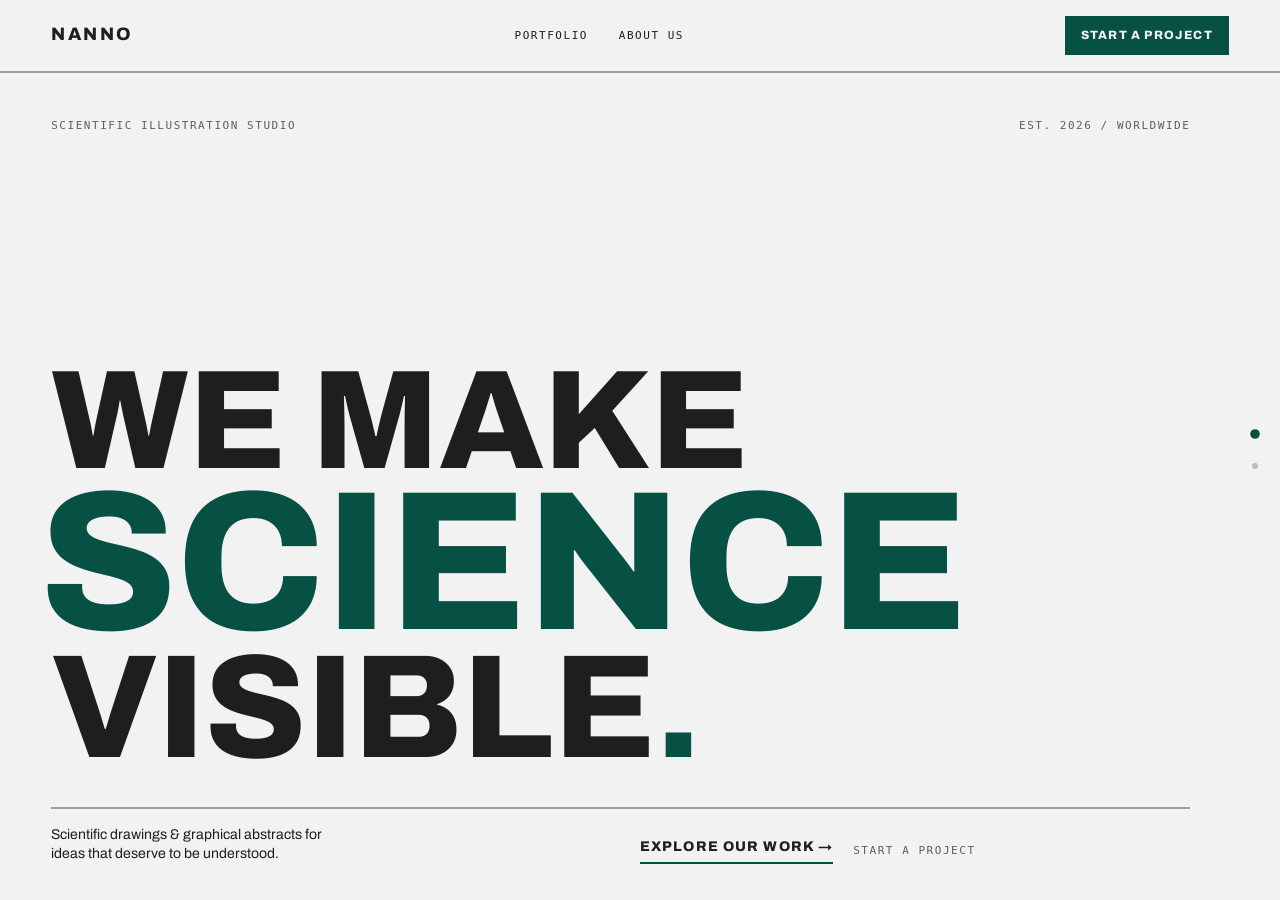
<file: index.html>
<!DOCTYPE html>
<html lang="en">
<head>
<meta charset="utf-8">
<meta name="viewport" content="width=device-width, initial-scale=1">
<title>NANNO — We Make Science Visible</title>
<meta name="description" content="NANNO is a scientific illustration studio: graphical abstracts, mechanism &amp; pathway drawings, and publication-ready figures for researchers, journals, and biotech partners.">
<link rel="preconnect" href="https://fonts.googleapis.com">
<link rel="preconnect" href="https://fonts.gstatic.com" crossorigin>
<link rel="stylesheet" href="css/styles.css">
</head>
<body>

<header class="site-header">
  <a href="index.html" class="brand">NANNO</a>
  <nav class="nav-links">
    <a href="portfolio.html">Portfolio</a>
    <a href="about.html">About us</a>
  </nav>
  <a href="start-a-project.html" class="btn-cta">Start a project</a>
  <button type="button" class="menu-toggle" id="menu-toggle" aria-label="Open menu" aria-expanded="false" aria-controls="mobile-menu">
    <span></span><span></span><span></span>
  </button>
</header>

<nav class="mobile-menu" id="mobile-menu" aria-hidden="true">
  <button type="button" class="mobile-menu-close" id="mobile-menu-close" aria-label="Close menu">
    <span></span><span></span>
  </button>
  <a href="portfolio.html">Portfolio</a>
  <a href="about.html">About us</a>
  <a href="start-a-project.html" class="mobile-menu-cta">Start a project</a>
</nav>

<div class="deck" id="deck">

  <section class="slide" id="hero" data-slide data-label="Home">
    <div class="hero">
      <div class="hero-meta">
        <span>Scientific illustration studio</span>
        <span>Est. 2026 / Worldwide</span>
      </div>
      <h1 class="hero-title">
        <span class="hero-line hero-line--1" data-split data-mag="10">We make</span>
        <span class="hero-line hero-line--2 hero-line--accent" data-split data-mag="20">Science</span>
        <span class="hero-line hero-line--3" data-split data-mag="14">Visible<span class="accent-dot">.</span></span>
      </h1>
      <div class="hero-footer">
        <p class="hero-desc">Scientific drawings &amp; graphical abstracts for ideas that deserve to be understood.</p>
        <div class="hero-links">
          <a href="portfolio.html" class="link-explore">Explore our work →</a>
          <a href="start-a-project.html" class="link-start">Start a project</a>
        </div>
      </div>
    </div>
  </section>

  <section class="slide slide-dark" id="footer" data-slide data-label="Footer">
    <div class="footer-slide">
      <div class="footer-grid">
        <div class="footer-col">
          <span class="footer-brand">NANNO</span>
          <span class="footer-muted">Scientific illustration</span>
          <span class="footer-muted">Graphical abstracts</span>
          <span class="footer-muted">Scientific visualization</span>
        </div>
        <div class="footer-col">
          <a href="mailto:studio@nanno.co">studio@nanno.co</a>
          <a href="#">Instagram</a>
          <a href="#">LinkedIn</a>
        </div>
        <div class="footer-col footer-muted">
          <span>© 2026</span>
          <a href="impressum.html">Impressum</a>
          <a href="datenschutz.html">Datenschutzerklärung</a>
        </div>
      </div>
    </div>
  </section>

</div>

<script src="js/main.js" defer></script>
<script src="js/deck.js" defer></script>
</body>
</html>
</file>
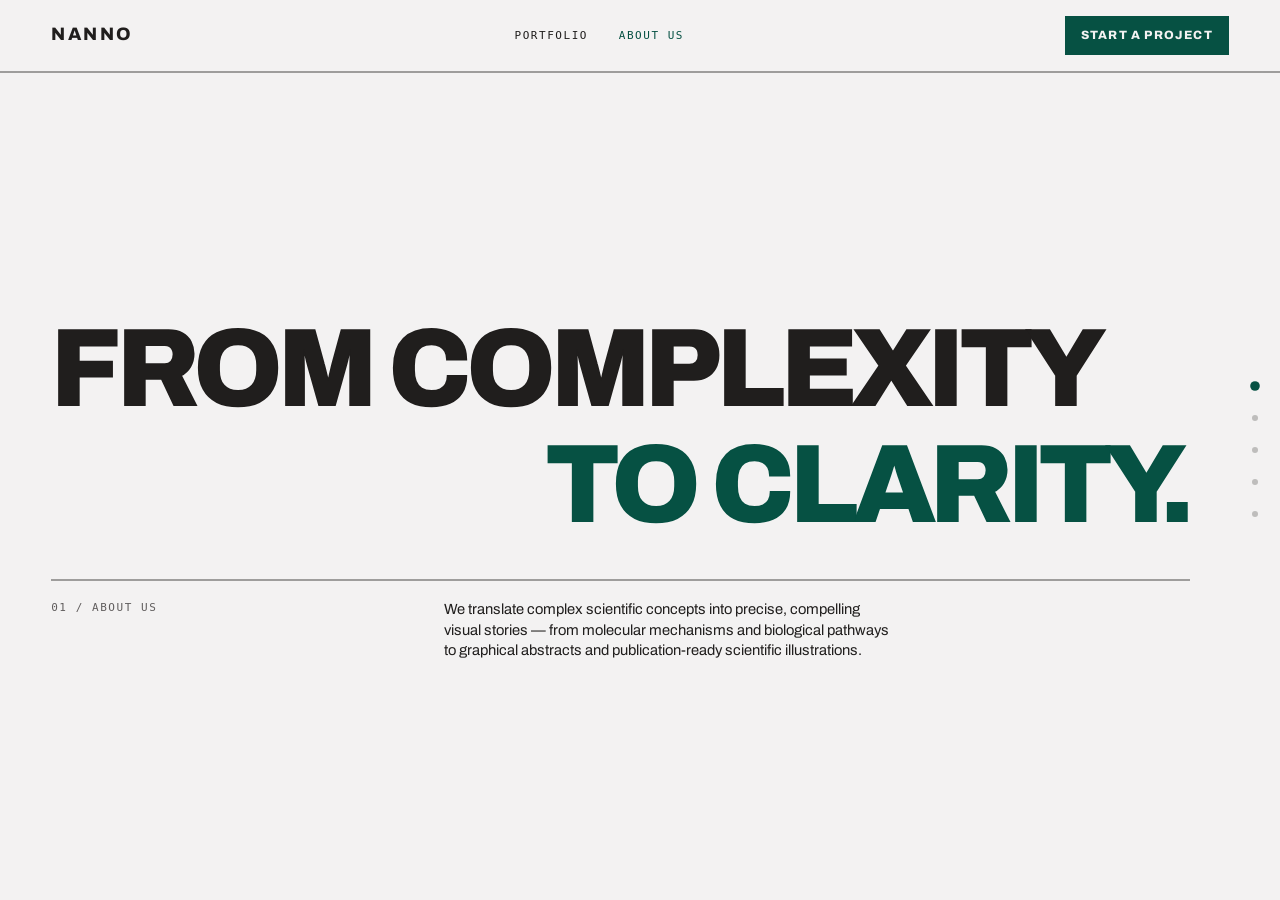
<file: about.html>
<!DOCTYPE html>
<html lang="en">
<head>
<meta charset="utf-8">
<meta name="viewport" content="width=device-width, initial-scale=1">
<title>About Us — NANNO</title>
<meta name="description" content="NANNO is a small studio of illustrators and designers trained in both biology and art direction, working directly with researchers, communication leads, and journal editors.">
<link rel="preconnect" href="https://fonts.googleapis.com">
<link rel="preconnect" href="https://fonts.gstatic.com" crossorigin>
<link rel="stylesheet" href="css/styles.css">
</head>
<body>

<header class="site-header">
  <a href="index.html" class="brand">NANNO</a>
  <nav class="nav-links">
    <a href="portfolio.html">Portfolio</a>
    <a href="about.html" aria-current="true">About us</a>
  </nav>
  <a href="start-a-project.html" class="btn-cta">Start a project</a>
  <button type="button" class="menu-toggle" id="menu-toggle" aria-label="Open menu" aria-expanded="false" aria-controls="mobile-menu">
    <span></span><span></span><span></span>
  </button>
</header>

<nav class="mobile-menu" id="mobile-menu" aria-hidden="true">
  <button type="button" class="mobile-menu-close" id="mobile-menu-close" aria-label="Close menu">
    <span></span><span></span>
  </button>
  <a href="portfolio.html">Portfolio</a>
  <a href="about.html" aria-current="true">About us</a>
  <a href="start-a-project.html" class="mobile-menu-cta">Start a project</a>
</nav>

<div class="deck" id="deck">

  <section class="slide" id="clarity-intro" data-slide data-label="About us">
    <div class="statement-slide">
      <h2 class="clarity-heading" data-fill data-text="From complexity" style="--fill-color: var(--color-text)">From complexity</h2>
      <h2 class="clarity-heading clarity-heading--right" data-fill data-text="To clarity." style="--fill-color: var(--nn-accent)">To clarity.</h2>
      <div class="clarity-footer">
        <span class="eyebrow">01 / About us</span>
        <p class="clarity-desc">We translate complex scientific concepts into precise, compelling visual stories — from molecular mechanisms and biological pathways to graphical abstracts and publication-ready scientific illustrations.</p>
      </div>
    </div>
  </section>

  <section class="slide" id="team" data-slide data-label="Team">
    <div class="section-team">
      <h2 class="team-title" data-scatter data-split>The people behind NANNO.</h2>
      <div class="team-meta">
        <span class="eyebrow">02 / About us</span>
        <span class="team-location">Berlin, Germany</span>
      </div>
      <div class="team-grid">
        <div class="team-card" data-reveal>
          <div class="team-avatar">
            <!-- swap in a real photo: <img src="assets/team/oskar.jpg" alt="Oskar Leenders"> -->
            <span>OL</span>
          </div>
          <div class="team-info">
            <a class="team-name" href="https://www.linkedin.com/in/oskar-leenders-51a928288/" target="_blank" rel="noopener">Oskar Leenders <span aria-hidden="true">↗</span></a>
            <span class="team-role">Designer — Biology &amp; Chemistry</span>
            <p class="team-bio">Holds a bachelor's degree and is finishing a master's in biotechnology at TU Berlin, working hands-on in the lab at Biosynth — grounding every illustration in the science it's meant to explain.</p>
          </div>
        </div>
        <div class="team-card" data-reveal>
          <div class="team-avatar">
            <!-- swap in a real photo: <img src="assets/team/sandro.jpg" alt="Sandro Ediberidze"> -->
            <span>SE</span>
          </div>
          <div class="team-info">
            <a class="team-name" href="https://www.linkedin.com/in/sandro-ediberidze-900693138/" target="_blank" rel="noopener">Sandro Ediberidze <span aria-hidden="true">↗</span></a>
            <span class="team-role">Designer — Business</span>
            <p class="team-bio">Holds a bachelor's degree in International Business and runs the business side of the studio — client relationships, scoping, and production — with a background at doctari group and TU Berlin.</p>
          </div>
        </div>
      </div>
    </div>
  </section>

  <section class="slide" id="about" data-slide data-label="About">
    <div class="section-about">
      <h2 class="about-title" data-scatter data-split>We work where science meets visual culture.</h2>
      <div class="about-grid">
        <span class="eyebrow">03 / About us</span>
        <p class="about-desc" data-reveal>NANNO is a small studio of illustrators and designers trained in both biology and art direction. We work directly with principal investigators, communication leads, and journal editors — reading the paper before drawing a single line.</p>
        <div class="about-stats">
          <span>Est. 2026</span>
          <span>Berlin, Germany</span>
          <span>Biotechnology × business backgrounds</span>
        </div>
      </div>
    </div>
  </section>

  <section class="slide slide-dark" id="contact" data-slide data-label="Contact">
    <div class="section-contact">
      <div>
        <h2 class="contact-heading" data-split data-mag="12">Have something</h2>
        <h2 class="contact-heading contact-heading--accent" data-split data-mag="22">Complex</h2>
        <h2 class="contact-heading contact-heading--last" data-split data-mag="12">To explain?</h2>
        <div class="contact-footer">
          <p>Let's draw it.</p>
          <a href="start-a-project.html" class="link-project">Start a project →</a>
        </div>
      </div>
    </div>
  </section>

  <section class="slide slide-dark" id="footer" data-slide data-label="Footer">
    <div class="footer-slide">
      <div class="footer-grid">
        <div class="footer-col">
          <span class="footer-brand">NANNO</span>
          <span class="footer-muted">Scientific illustration</span>
          <span class="footer-muted">Graphical abstracts</span>
          <span class="footer-muted">Scientific visualization</span>
        </div>
        <div class="footer-col">
          <a href="mailto:studio@nanno.co">studio@nanno.co</a>
          <a href="#">Instagram</a>
          <a href="#">LinkedIn</a>
        </div>
        <div class="footer-col footer-muted">
          <span>© 2026</span>
          <a href="impressum.html">Impressum</a>
          <a href="datenschutz.html">Datenschutzerklärung</a>
        </div>
      </div>
    </div>
  </section>

</div>

<script src="js/main.js" defer></script>
<script src="js/deck.js" defer></script>
</body>
</html>
</file>
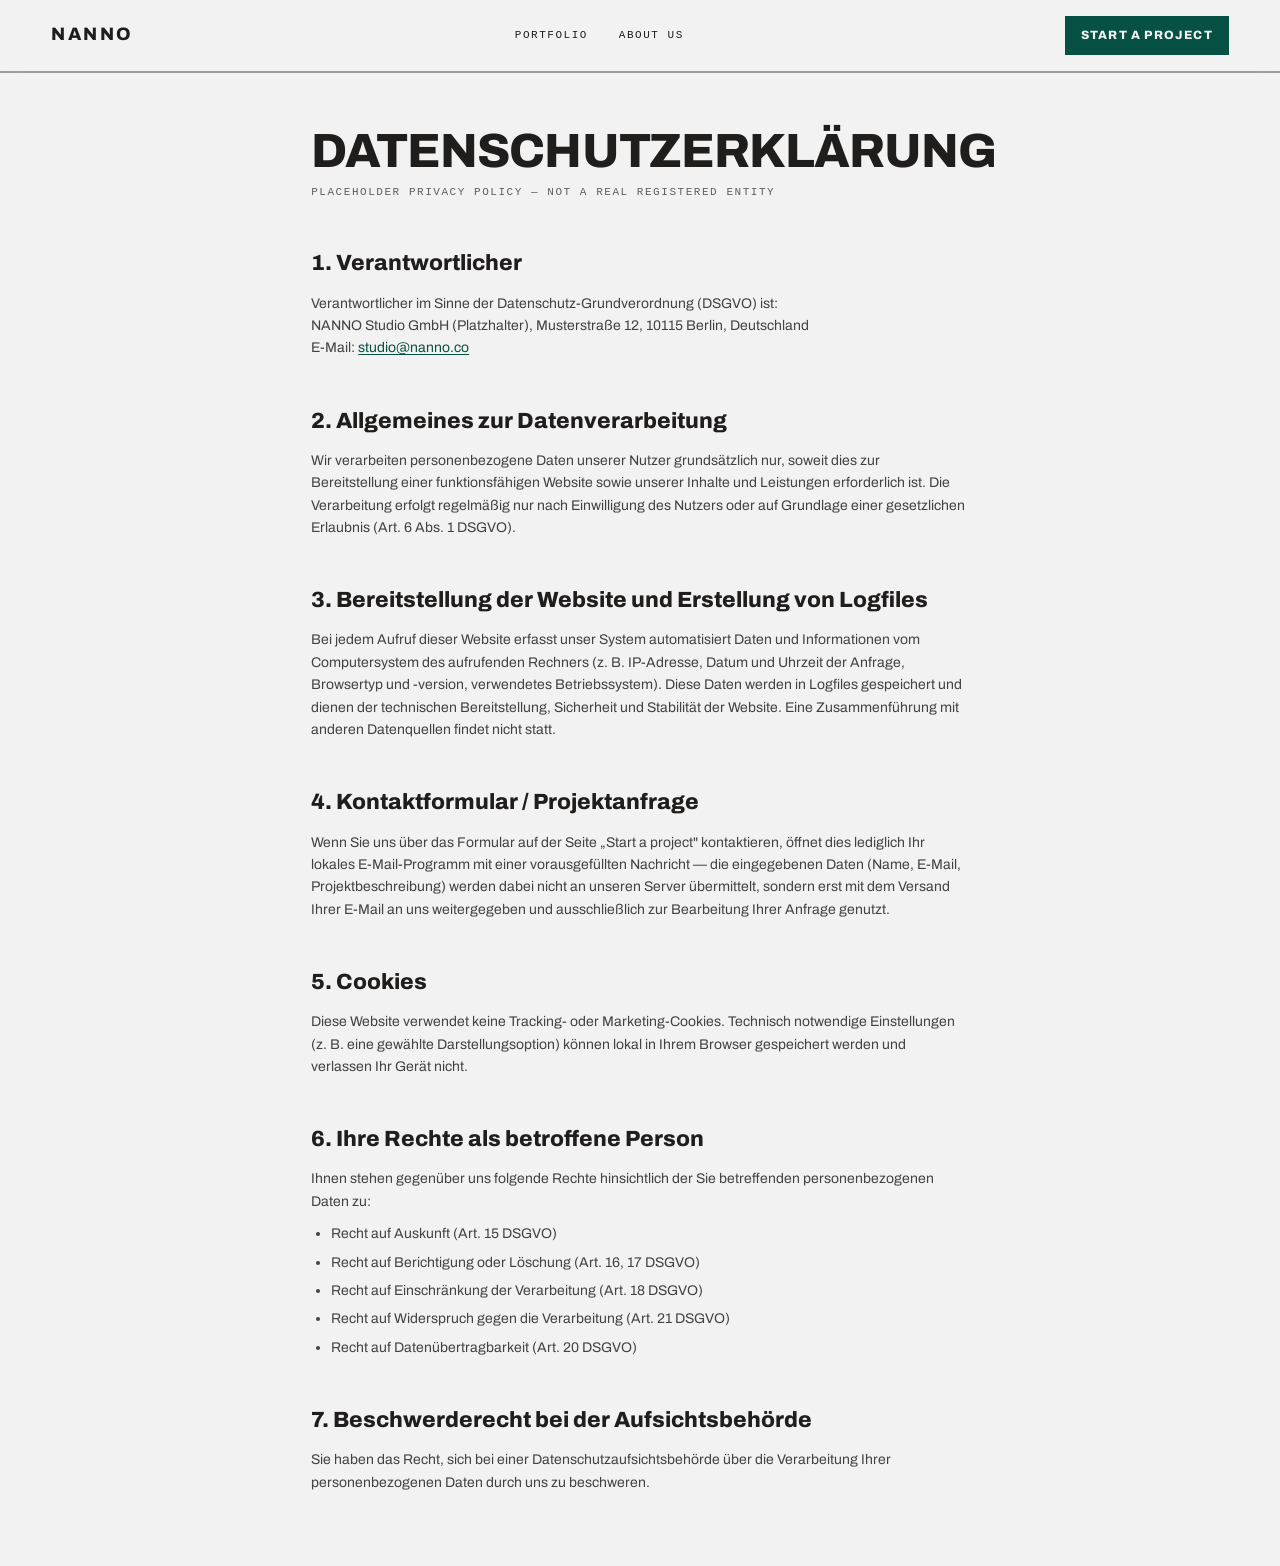
<file: datenschutz.html>
<!DOCTYPE html>
<html lang="de">
<head>
<meta charset="utf-8">
<meta name="viewport" content="width=device-width, initial-scale=1">
<title>Datenschutzerklärung — NANNO</title>
<meta name="description" content="Datenschutzerklärung / privacy policy for NANNO.">
<meta name="robots" content="noindex">
<link rel="preconnect" href="https://fonts.googleapis.com">
<link rel="preconnect" href="https://fonts.gstatic.com" crossorigin>
<link rel="stylesheet" href="css/styles.css">
</head>
<body class="static-page">

<header class="site-header">
  <a href="index.html" class="brand">NANNO</a>
  <nav class="nav-links">
    <a href="portfolio.html">Portfolio</a>
    <a href="about.html">About us</a>
  </nav>
  <a href="start-a-project.html" class="btn-cta">Start a project</a>
  <button type="button" class="menu-toggle" id="menu-toggle" aria-label="Open menu" aria-expanded="false" aria-controls="mobile-menu">
    <span></span><span></span><span></span>
  </button>
</header>

<nav class="mobile-menu" id="mobile-menu" aria-hidden="true">
  <button type="button" class="mobile-menu-close" id="mobile-menu-close" aria-label="Close menu">
    <span></span><span></span>
  </button>
  <a href="portfolio.html">Portfolio</a>
  <a href="about.html">About us</a>
  <a href="start-a-project.html" class="mobile-menu-cta">Start a project</a>
</nav>

<main class="static-content">
  <h1>Datenschutzerklärung</h1>
  <span class="eyebrow">Placeholder privacy policy — not a real registered entity</span>

  <h2>1. Verantwortlicher</h2>
  <p>
    Verantwortlicher im Sinne der Datenschutz-Grundverordnung (DSGVO) ist:<br>
    NANNO Studio GmbH (Platzhalter), Musterstraße 12, 10115 Berlin, Deutschland<br>
    E-Mail: <a href="mailto:studio@nanno.co">studio@nanno.co</a>
  </p>

  <h2>2. Allgemeines zur Datenverarbeitung</h2>
  <p>
    Wir verarbeiten personenbezogene Daten unserer Nutzer grundsätzlich nur, soweit dies zur
    Bereitstellung einer funktionsfähigen Website sowie unserer Inhalte und Leistungen erforderlich ist.
    Die Verarbeitung erfolgt regelmäßig nur nach Einwilligung des Nutzers oder auf Grundlage einer
    gesetzlichen Erlaubnis (Art. 6 Abs. 1 DSGVO).
  </p>

  <h2>3. Bereitstellung der Website und Erstellung von Logfiles</h2>
  <p>
    Bei jedem Aufruf dieser Website erfasst unser System automatisiert Daten und Informationen vom
    Computersystem des aufrufenden Rechners (z. B. IP-Adresse, Datum und Uhrzeit der Anfrage, Browsertyp
    und -version, verwendetes Betriebssystem). Diese Daten werden in Logfiles gespeichert und dienen der
    technischen Bereitstellung, Sicherheit und Stabilität der Website. Eine Zusammenführung mit anderen
    Datenquellen findet nicht statt.
  </p>

  <h2>4. Kontaktformular / Projektanfrage</h2>
  <p>
    Wenn Sie uns über das Formular auf der Seite „Start a project" kontaktieren, öffnet dies lediglich Ihr
    lokales E-Mail-Programm mit einer vorausgefüllten Nachricht — die eingegebenen Daten (Name, E-Mail,
    Projektbeschreibung) werden dabei nicht an unseren Server übermittelt, sondern erst mit dem Versand
    Ihrer E-Mail an uns weitergegeben und ausschließlich zur Bearbeitung Ihrer Anfrage genutzt.
  </p>

  <h2>5. Cookies</h2>
  <p>
    Diese Website verwendet keine Tracking- oder Marketing-Cookies. Technisch notwendige Einstellungen
    (z. B. eine gewählte Darstellungsoption) können lokal in Ihrem Browser gespeichert werden und
    verlassen Ihr Gerät nicht.
  </p>

  <h2>6. Ihre Rechte als betroffene Person</h2>
  <p>Ihnen stehen gegenüber uns folgende Rechte hinsichtlich der Sie betreffenden personenbezogenen Daten zu:</p>
  <ul>
    <li>Recht auf Auskunft (Art. 15 DSGVO)</li>
    <li>Recht auf Berichtigung oder Löschung (Art. 16, 17 DSGVO)</li>
    <li>Recht auf Einschränkung der Verarbeitung (Art. 18 DSGVO)</li>
    <li>Recht auf Widerspruch gegen die Verarbeitung (Art. 21 DSGVO)</li>
    <li>Recht auf Datenübertragbarkeit (Art. 20 DSGVO)</li>
  </ul>

  <h2>7. Beschwerderecht bei der Aufsichtsbehörde</h2>
  <p>
    Sie haben das Recht, sich bei einer Datenschutzaufsichtsbehörde über die Verarbeitung Ihrer
    personenbezogenen Daten durch uns zu beschweren.
  </p>
</main>

<script src="js/static-nav.js" defer></script>
</body>
</html>
</file>
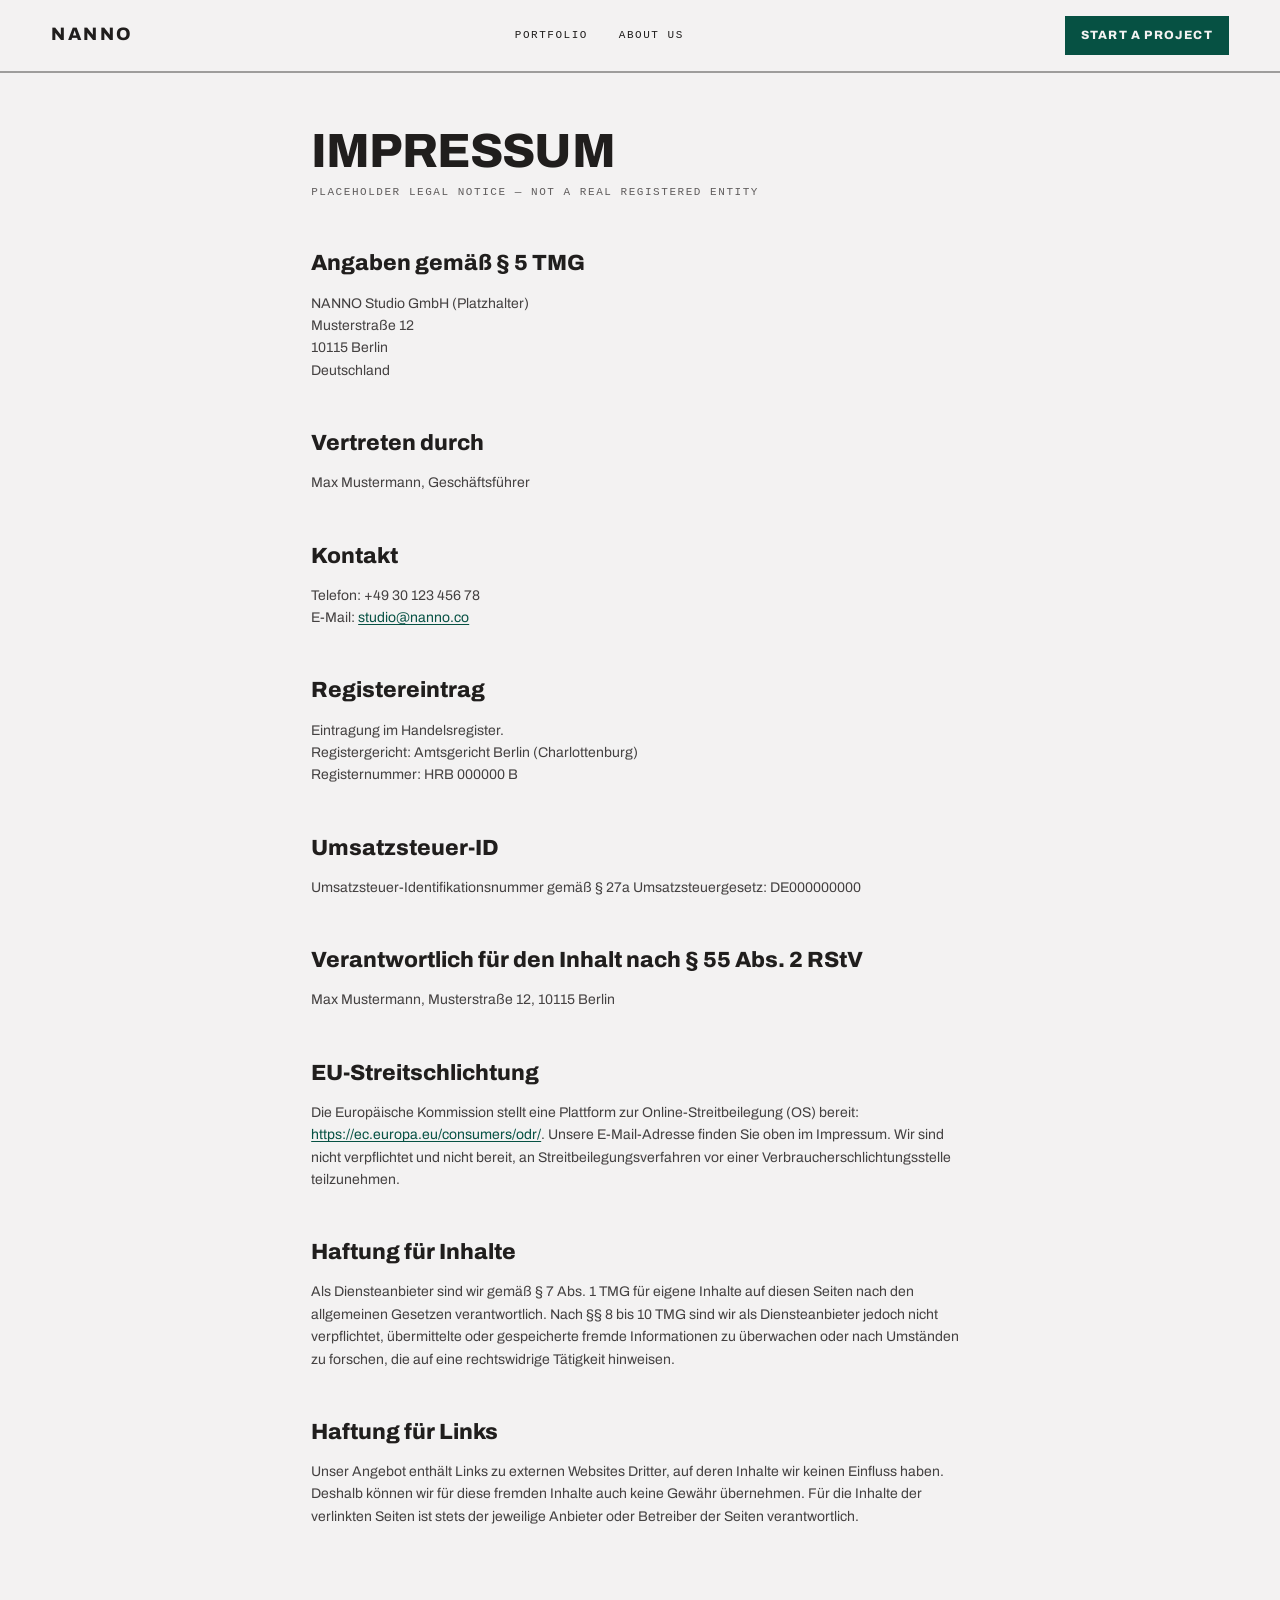
<file: impressum.html>
<!DOCTYPE html>
<html lang="de">
<head>
<meta charset="utf-8">
<meta name="viewport" content="width=device-width, initial-scale=1">
<title>Impressum — NANNO</title>
<meta name="description" content="Impressum / legal notice for NANNO.">
<meta name="robots" content="noindex">
<link rel="preconnect" href="https://fonts.googleapis.com">
<link rel="preconnect" href="https://fonts.gstatic.com" crossorigin>
<link rel="stylesheet" href="css/styles.css">
</head>
<body class="static-page">

<header class="site-header">
  <a href="index.html" class="brand">NANNO</a>
  <nav class="nav-links">
    <a href="portfolio.html">Portfolio</a>
    <a href="about.html">About us</a>
  </nav>
  <a href="start-a-project.html" class="btn-cta">Start a project</a>
  <button type="button" class="menu-toggle" id="menu-toggle" aria-label="Open menu" aria-expanded="false" aria-controls="mobile-menu">
    <span></span><span></span><span></span>
  </button>
</header>

<nav class="mobile-menu" id="mobile-menu" aria-hidden="true">
  <button type="button" class="mobile-menu-close" id="mobile-menu-close" aria-label="Close menu">
    <span></span><span></span>
  </button>
  <a href="portfolio.html">Portfolio</a>
  <a href="about.html">About us</a>
  <a href="start-a-project.html" class="mobile-menu-cta">Start a project</a>
</nav>

<main class="static-content">
  <h1>Impressum</h1>
  <span class="eyebrow">Placeholder legal notice — not a real registered entity</span>

  <h2>Angaben gemäß § 5 TMG</h2>
  <p>
    NANNO Studio GmbH (Platzhalter)<br>
    Musterstraße 12<br>
    10115 Berlin<br>
    Deutschland
  </p>

  <h2>Vertreten durch</h2>
  <p>Max Mustermann, Geschäftsführer</p>

  <h2>Kontakt</h2>
  <p>
    Telefon: +49 30 123 456 78<br>
    E-Mail: <a href="mailto:studio@nanno.co">studio@nanno.co</a>
  </p>

  <h2>Registereintrag</h2>
  <p>
    Eintragung im Handelsregister.<br>
    Registergericht: Amtsgericht Berlin (Charlottenburg)<br>
    Registernummer: HRB 000000 B
  </p>

  <h2>Umsatzsteuer-ID</h2>
  <p>Umsatzsteuer-Identifikationsnummer gemäß § 27a Umsatzsteuergesetz: DE000000000</p>

  <h2>Verantwortlich für den Inhalt nach § 55 Abs. 2 RStV</h2>
  <p>Max Mustermann, Musterstraße 12, 10115 Berlin</p>

  <h2>EU-Streitschlichtung</h2>
  <p>
    Die Europäische Kommission stellt eine Plattform zur Online-Streitbeilegung (OS) bereit:
    <a href="https://ec.europa.eu/consumers/odr/" target="_blank" rel="noopener">https://ec.europa.eu/consumers/odr/</a>.
    Unsere E-Mail-Adresse finden Sie oben im Impressum. Wir sind nicht verpflichtet und nicht bereit, an
    Streitbeilegungsverfahren vor einer Verbraucherschlichtungsstelle teilzunehmen.
  </p>

  <h2>Haftung für Inhalte</h2>
  <p>
    Als Diensteanbieter sind wir gemäß § 7 Abs. 1 TMG für eigene Inhalte auf diesen Seiten nach den
    allgemeinen Gesetzen verantwortlich. Nach §§ 8 bis 10 TMG sind wir als Diensteanbieter jedoch nicht
    verpflichtet, übermittelte oder gespeicherte fremde Informationen zu überwachen oder nach Umständen
    zu forschen, die auf eine rechtswidrige Tätigkeit hinweisen.
  </p>

  <h2>Haftung für Links</h2>
  <p>
    Unser Angebot enthält Links zu externen Websites Dritter, auf deren Inhalte wir keinen Einfluss haben.
    Deshalb können wir für diese fremden Inhalte auch keine Gewähr übernehmen. Für die Inhalte der
    verlinkten Seiten ist stets der jeweilige Anbieter oder Betreiber der Seiten verantwortlich.
  </p>
</main>

<script src="js/static-nav.js" defer></script>
</body>
</html>
</file>
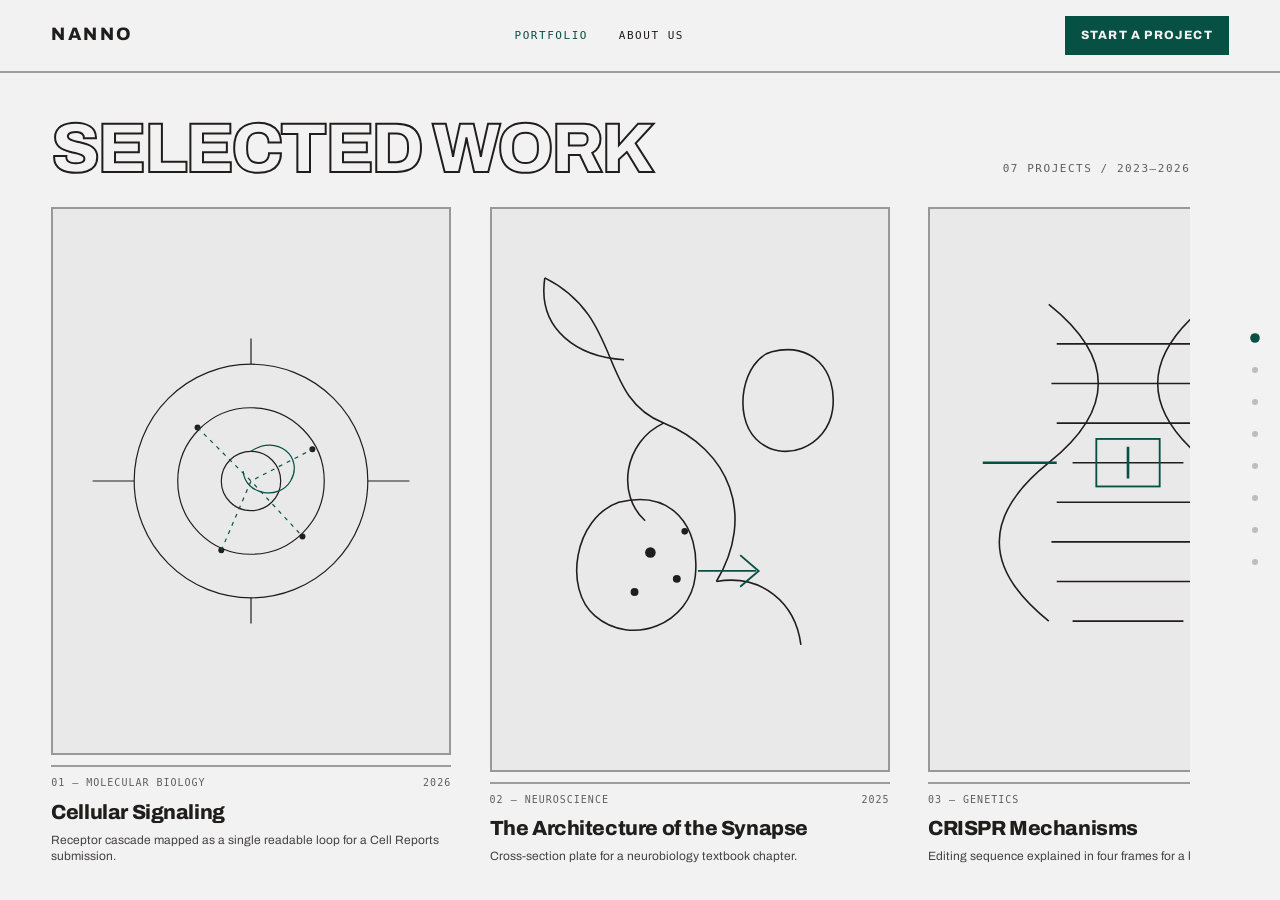
<file: portfolio.html>
<!DOCTYPE html>
<html lang="en">
<head>
<meta charset="utf-8">
<meta name="viewport" content="width=device-width, initial-scale=1">
<title>Portfolio &amp; Process — NANNO</title>
<meta name="description" content="NANNO's portfolio of scientific illustration and graphical abstract projects, plus how we work — discover, structure, draw, refine — and the full range of services we offer.">
<link rel="preconnect" href="https://fonts.googleapis.com">
<link rel="preconnect" href="https://fonts.gstatic.com" crossorigin>
<link rel="stylesheet" href="css/styles.css">
</head>
<body>

<header class="site-header">
  <a href="index.html" class="brand">NANNO</a>
  <nav class="nav-links">
    <a href="portfolio.html" aria-current="true">Portfolio</a>
    <a href="about.html">About us</a>
  </nav>
  <a href="start-a-project.html" class="btn-cta">Start a project</a>
  <button type="button" class="menu-toggle" id="menu-toggle" aria-label="Open menu" aria-expanded="false" aria-controls="mobile-menu">
    <span></span><span></span><span></span>
  </button>
</header>

<nav class="mobile-menu" id="mobile-menu" aria-hidden="true">
  <button type="button" class="mobile-menu-close" id="mobile-menu-close" aria-label="Close menu">
    <span></span><span></span>
  </button>
  <a href="portfolio.html" aria-current="true">Portfolio</a>
  <a href="about.html">About us</a>
  <a href="start-a-project.html" class="mobile-menu-cta">Start a project</a>
</nav>

<div class="deck" id="deck">

  <section class="slide" id="work" data-slide data-label="Selected work">
    <div class="work-slide">
      <div class="work-slide-head">
        <h2 class="work-title" data-fill data-fill-scroll data-text="Selected work" style="--fill-color: var(--color-text)">Selected work</h2>
        <span class="eyebrow">07 projects / 2023—2026</span>
      </div>

      <div class="work-gallery" data-work-gallery>
        <article class="project" data-project>
          <div class="project-media" data-img>
            <svg viewBox="0 0 400 300" aria-hidden="true">
              <g fill="none" stroke="#201e1d" stroke-width="1.2">
                <circle cx="200" cy="150" r="118"></circle><circle cx="200" cy="150" r="74"></circle><circle cx="200" cy="150" r="30"></circle>
                <path d="M82 150h-42M318 150h42M200 32V6M200 268v26"></path>
                <path d="M200 120c26-18 54 6 40 30-12 20-46 14-48-10" stroke="#065143"></path>
              </g>
              <g fill="#201e1d"><circle cx="146" cy="96" r="3"></circle><circle cx="262" cy="118" r="3"></circle><circle cx="170" cy="220" r="3"></circle><circle cx="252" cy="206" r="3"></circle></g>
              <g stroke="#065143" stroke-width="1.2" fill="none" stroke-dasharray="4 5"><path d="M146 96 200 150 262 118M170 220 200 150 252 206"></path></g>
            </svg>
          </div>
          <div class="huge-title" data-hugetitle>Cellular signaling</div>
          <div class="project-meta"><span>01 — Molecular biology</span><span>2026</span></div>
          <h3 class="project-title">Cellular Signaling</h3>
          <p class="project-desc">Receptor cascade mapped as a single readable loop for a Cell Reports submission.</p>
        </article>

        <article class="project" data-project>
          <div class="project-media" data-img>
            <svg viewBox="0 0 300 400" aria-hidden="true">
              <g fill="none" stroke="#201e1d" stroke-width="1.2">
                <path d="M40 40c60 30 40 90 90 110 50 20 70 70 40 120"></path>
                <path d="M40 40c-6 40 26 60 60 62M130 150c-30 14-36 54-14 74M170 270c34-6 60 16 64 48"></path>
                <path d="M96 210c40-10 62 18 58 56-4 36-48 54-76 30-24-20-16-74 18-86z"></path>
                <path d="M212 96c30-8 50 14 46 44-4 28-38 42-58 22-18-18-10-60 12-66z"></path>
              </g>
              <g fill="#201e1d"><circle cx="120" cy="248" r="4"></circle><circle cx="140" cy="268" r="3"></circle><circle cx="108" cy="278" r="3"></circle><circle cx="146" cy="232" r="2.5"></circle></g>
              <g stroke="#065143" stroke-width="1.4" fill="none"><path d="M156 262h44M188 250l14 12-14 12"></path></g>
            </svg>
          </div>
          <div class="huge-title" data-hugetitle>The synapse</div>
          <div class="project-meta"><span>02 — Neuroscience</span><span>2025</span></div>
          <h3 class="project-title">The Architecture of the Synapse</h3>
          <p class="project-desc">Cross-section plate for a neurobiology textbook chapter.</p>
        </article>

        <article class="project" data-project>
          <div class="project-media" data-img>
            <svg viewBox="0 0 300 300" aria-hidden="true">
              <g fill="none" stroke="#201e1d" stroke-width="1.2">
                <path d="M90 10c50 40 50 80 0 120s-50 80 0 120M210 10c-50 40-50 80 0 120s50 80 0 120"></path>
                <path d="M96 40h108M92 70h116M96 100h108M108 130h84M96 160h108M92 190h116M96 220h108M108 250h84"></path>
              </g>
              <g stroke="#065143" stroke-width="2" fill="none"><path d="M40 130h56M204 130h56M150 118v24"></path></g>
              <rect x="126" y="112" width="48" height="36" fill="none" stroke="#065143" stroke-width="1.4"></rect>
            </svg>
          </div>
          <div class="huge-title" data-hugetitle>CRISPR</div>
          <div class="project-meta"><span>03 — Genetics</span><span>2025</span></div>
          <h3 class="project-title">CRISPR Mechanisms</h3>
          <p class="project-desc">Editing sequence explained in four frames for a biotech investor deck.</p>
        </article>

        <article class="project" data-project>
          <div class="project-media" data-img>
            <svg viewBox="0 0 300 375" aria-hidden="true">
              <path d="M30 60c60-40 120 20 90 70s-110 30-80 90 130 20 120 90" fill="none" stroke="#201e1d" stroke-width="1.4"></path>
              <g fill="none" stroke="#201e1d" stroke-width="1"><circle cx="30" cy="60" r="9"></circle><circle cx="118" cy="118" r="9"></circle><circle cx="72" cy="200" r="9"></circle><circle cx="186" cy="256" r="9"></circle><circle cx="180" cy="310" r="9"></circle></g>
              <g fill="none" stroke="#065143" stroke-width="1.2" stroke-dasharray="3 4"><path d="M30 60 118 118 72 200 186 256 180 310"></path></g>
              <g fill="none" stroke="#201e1d" stroke-width="1" opacity="0.5"><path d="M0 340h300M0 20h300"></path></g>
            </svg>
          </div>
          <div class="huge-title" data-hugetitle>Protein folding</div>
          <div class="project-meta"><span>04 — Structural biology</span><span>2024</span></div>
          <h3 class="project-title">Protein Folding</h3>
          <p class="project-desc">Folding intermediates drawn as one continuous line.</p>
        </article>

        <article class="project" data-project>
          <div class="project-media" data-img>
            <svg viewBox="0 0 300 300" aria-hidden="true">
              <circle cx="150" cy="150" r="120" fill="none" stroke="#201e1d" stroke-width="1" stroke-dasharray="6 6"></circle>
              <g fill="none" stroke="#201e1d" stroke-width="1.2">
                <circle cx="120" cy="120" r="34"></circle><circle cx="180" cy="150" r="26"></circle><circle cx="132" cy="196" r="22"></circle><circle cx="196" cy="100" r="14"></circle><circle cx="96" cy="170" r="12"></circle>
              </g>
              <g fill="#065143"><circle cx="120" cy="120" r="4"></circle><circle cx="180" cy="150" r="4"></circle><circle cx="132" cy="196" r="4"></circle></g>
              <g fill="none" stroke="#201e1d" stroke-width="0.8" opacity="0.55"><path d="M150 30v240M30 150h240"></path></g>
            </svg>
          </div>
          <div class="huge-title" data-hugetitle>Tumor micro&shy;environment</div>
          <div class="project-meta"><span>05 — Oncology</span><span>2024</span></div>
          <h3 class="project-title">Tumor Microenvironment</h3>
          <p class="project-desc">Cell populations and signalling gradients for an immuno-oncology group.</p>
        </article>

        <article class="project" data-project>
          <div class="project-media" data-img>
            <svg viewBox="0 0 400 250" aria-hidden="true">
              <circle cx="200" cy="125" r="86" fill="none" stroke="#201e1d" stroke-width="1.6"></circle>
              <g fill="none" stroke="#065143" stroke-width="5" stroke-linecap="butt"><path d="M200 39a86 86 0 0 1 74 43"></path><path d="M136 178a86 86 0 0 1-8-84"></path></g>
              <g fill="none" stroke="#201e1d" stroke-width="1"><path d="M200 39V12M286 125h28M200 211v26M114 125H86"></path>
                <rect x="20" y="30" width="34" height="34"></rect><rect x="346" y="186" width="34" height="34"></rect><rect x="346" y="30" width="34" height="34"></rect><rect x="20" y="186" width="34" height="34"></rect></g>
              <g fill="#201e1d"><circle cx="200" cy="125" r="3"></circle></g>
            </svg>
          </div>
          <div class="huge-title" data-hugetitle>Synthetic biology</div>
          <div class="project-meta"><span>06 — Biotechnology</span><span>2023</span></div>
          <h3 class="project-title">Synthetic Biology</h3>
          <p class="project-desc">Plasmid construction system drawn as a modular kit for a platform company.</p>
        </article>

        <article class="project" data-project>
          <div class="project-media" data-img>
            <img src="assets/work/nanoparticle-drug-delivery.png" alt="Polyhydroxyalkanoate nanoparticle core diagram showing passive targeting, active targeting, and enhanced cellular uptake surface strategies" loading="lazy">
          </div>
          <div class="huge-title" data-hugetitle>Drug delivery</div>
          <div class="project-meta"><span>07 — Pharmaceutics</span><span>2026</span></div>
          <h3 class="project-title">Nanoparticle Drug Delivery</h3>
          <p class="project-desc">Surface-functionalization strategies for a polymer nanoparticle core.</p>
        </article>
      </div>
    </div>
  </section>

  <section class="slide" id="statement" data-slide data-label="Science x design">
    <div class="section-statement">
      <div class="statement-deco" aria-hidden="true">
        <svg data-mag="26" viewBox="0 0 200 200" style="top:6%; left:4%; width:clamp(70px,13vw,190px); height:auto">
          <g fill="none" stroke="#201e1d" stroke-width="1.2"><circle cx="100" cy="100" r="18"></circle><circle cx="40" cy="60" r="10"></circle><circle cx="160" cy="70" r="10"></circle><circle cx="70" cy="164" r="10"></circle><circle cx="156" cy="150" r="10"></circle><path d="M100 100 40 60M100 100 160 70M100 100 70 164M100 100 156 150"></path></g>
        </svg>
        <svg data-mag="-34" viewBox="0 0 160 320" style="top:12%; right:5%; width:clamp(48px,7vw,110px); height:auto">
          <g fill="none" stroke="#201e1d" stroke-width="1.2"><path d="M40 0c60 40 60 80 0 120s-60 80 0 120 60 80 0 120M120 0c-60 40-60 80 0 120s60 80 0 120-60 80 0 120"></path><path d="M46 30h68M44 70h72M46 110h68M52 150h56M46 190h68M44 230h72M46 270h68"></path></g>
        </svg>
        <svg data-mag="20" viewBox="0 0 240 160" style="bottom:8%; left:12%; width:clamp(90px,16vw,240px); height:auto">
          <g fill="none" stroke="#201e1d" stroke-width="1"><path d="M0 120c40-70 80 40 120-20s70 30 120-40"></path><path d="M0 140h240"></path></g>
          <g fill="none" stroke="#065143" stroke-width="1"><circle cx="120" cy="100" r="26"></circle><circle cx="120" cy="100" r="6"></circle></g>
        </svg>
        <svg data-mag="-22" viewBox="0 0 200 200" style="bottom:4%; right:10%; width:clamp(70px,11vw,175px); height:auto">
          <g fill="none" stroke="#201e1d" stroke-width="1"><rect x="20" y="20" width="160" height="160"></rect><path d="M20 60h160M20 100h160M20 140h160M60 20v160M100 20v160M140 20v160"></path></g>
          <g fill="#065143"><circle cx="60" cy="100" r="4"></circle><circle cx="140" cy="60" r="4"></circle><circle cx="100" cy="140" r="4"></circle></g>
        </svg>
      </div>
      <h2 class="statement-heading">Science is complex.</h2>
      <h2 class="statement-heading statement-heading--right">The image shouldn't be<span class="accent-dot">.</span></h2>
    </div>
  </section>

  <section class="slide" id="process" data-slide data-label="Process">
    <div class="section-process">
      <h2 class="process-title" data-split data-mag="6">From idea → image</h2>
      <div class="process-grid">
        <div class="process-cell" data-reveal>
          <span class="process-num">01</span>
          <h4>Discover</h4>
          <p>Understand the research, audience, and scientific story.</p>
        </div>
        <div class="process-cell" data-reveal>
          <span class="process-num">02</span>
          <h4>Structure</h4>
          <p>Identify the visual hierarchy and narrative.</p>
        </div>
        <div class="process-cell" data-reveal>
          <span class="process-num">03</span>
          <h4>Draw</h4>
          <p>Develop the scientific illustration or graphical abstract.</p>
        </div>
        <div class="process-cell" data-reveal>
          <span class="process-num">04</span>
          <h4>Refine</h4>
          <p>Polish, annotate, and prepare the final artwork.</p>
        </div>
      </div>
    </div>
  </section>

  <section class="slide" id="services-title" data-slide data-label="What we make">
    <div class="services-title-slide">
      <h2 class="services-title" data-split data-mag="8">What we make</h2>
    </div>
  </section>

  <section class="slide" id="services-1" data-slide data-label="Graphical abstracts">
    <div class="services-slide">
      <div class="service-pair">
        <div class="service-row" data-reveal>
          <span class="service-num">01</span>
          <h3 class="service-title">Graphical abstracts</h3>
          <p class="service-desc">Clear visual summaries designed to communicate research at a glance.</p>
        </div>
        <div class="service-row" data-reveal>
          <span class="service-num">02</span>
          <h3 class="service-title service-title--sm">Poster &amp; conference design</h3>
          <p class="service-desc">Conference posters and presentation materials that make your research stand out in the room.</p>
        </div>
      </div>
    </div>
  </section>

  <section class="slide" id="services-2" data-slide data-label="Data viz">
    <div class="services-slide">
      <div class="service-pair">
        <div class="service-row" data-reveal>
          <span class="service-num">03</span>
          <h3 class="service-title">Data visualization</h3>
          <p class="service-desc">Charts, diagrams, and visual systems that make complex data legible at a glance.</p>
        </div>
        <div class="service-row" data-reveal>
          <span class="service-num">04</span>
          <h3 class="service-title">Landing page</h3>
          <p class="service-desc">Marketing and product landing pages built to explain the work and convert visitors.</p>
        </div>
      </div>
    </div>
  </section>

  <section class="slide" id="services-3" data-slide data-label="Illustration">
    <div class="services-slide">
      <div class="service-pair">
        <div class="service-row" data-reveal>
          <span class="service-num">05</span>
          <h3 class="service-title">Product website</h3>
          <p class="service-desc">Full product and company websites, designed and built end to end.</p>
        </div>
        <div class="service-row" data-reveal>
          <span class="service-num">06</span>
          <h3 class="service-title">Scientific illustration</h3>
          <p class="service-desc">Detailed visual representations of biological, medical, chemical, and physical concepts.</p>
        </div>
      </div>
    </div>
  </section>

  <section class="slide slide-dark" id="footer" data-slide data-label="Footer">
    <div class="footer-slide">
      <div class="footer-grid">
        <div class="footer-col">
          <span class="footer-brand">NANNO</span>
          <span class="footer-muted">Scientific illustration</span>
          <span class="footer-muted">Graphical abstracts</span>
          <span class="footer-muted">Scientific visualization</span>
        </div>
        <div class="footer-col">
          <a href="mailto:studio@nanno.co">studio@nanno.co</a>
          <a href="#">Instagram</a>
          <a href="#">LinkedIn</a>
        </div>
        <div class="footer-col footer-muted">
          <span>© 2026</span>
          <a href="impressum.html">Impressum</a>
          <a href="datenschutz.html">Datenschutzerklärung</a>
        </div>
      </div>
    </div>
  </section>

</div>

<script src="js/main.js" defer></script>
<script src="js/deck.js" defer></script>
</body>
</html>
</file>
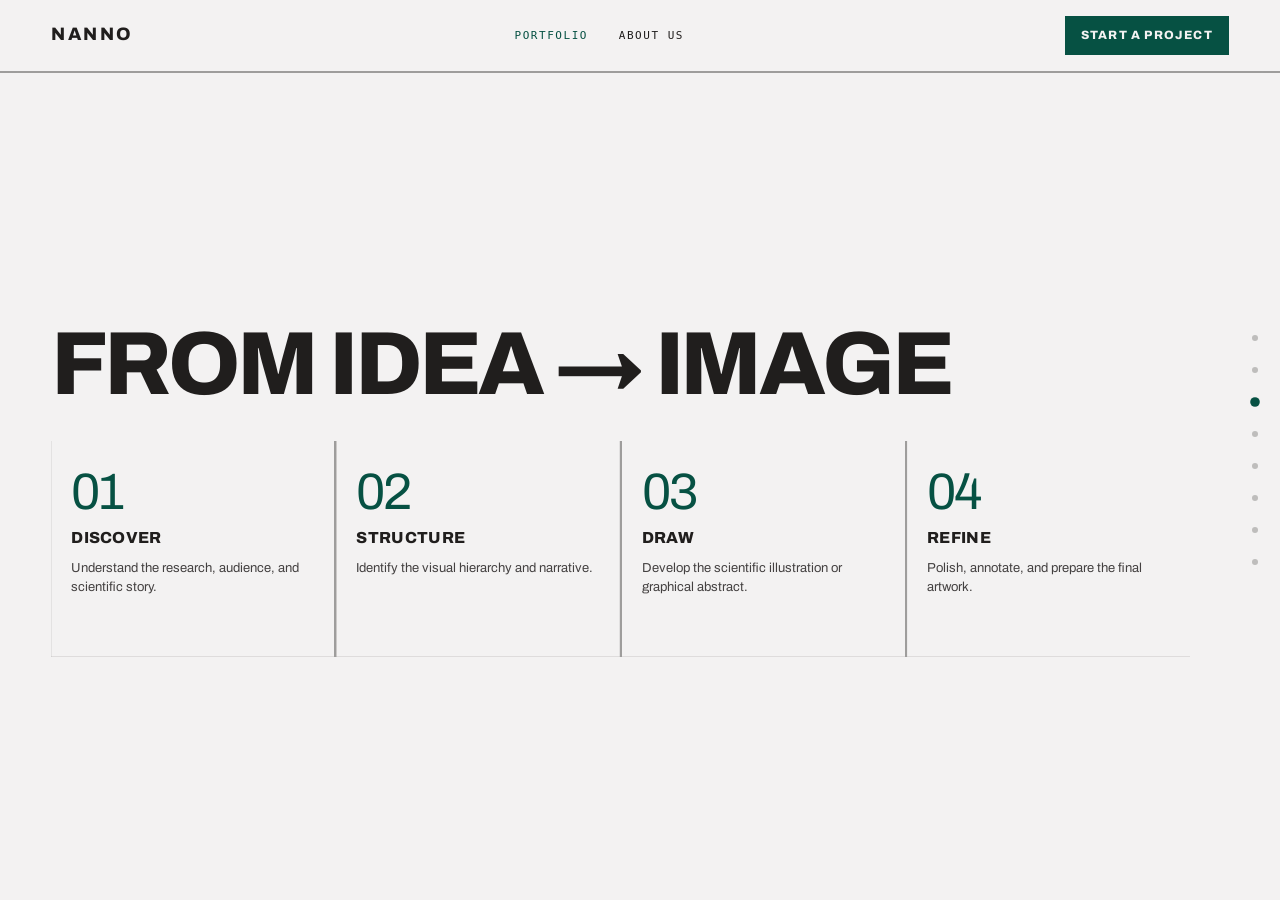
<file: process.html>
<!DOCTYPE html>
<html lang="en">
<head>
<meta charset="utf-8">
<meta http-equiv="refresh" content="0; url=portfolio.html#process">
<title>Process — NANNO</title>
<link rel="canonical" href="portfolio.html">
<script>location.replace('portfolio.html#process');</script>
</head>
<body>
<p>Process is now part of <a href="portfolio.html#process">Portfolio &amp; Process</a> — redirecting…</p>
</body>
</html>
</file>
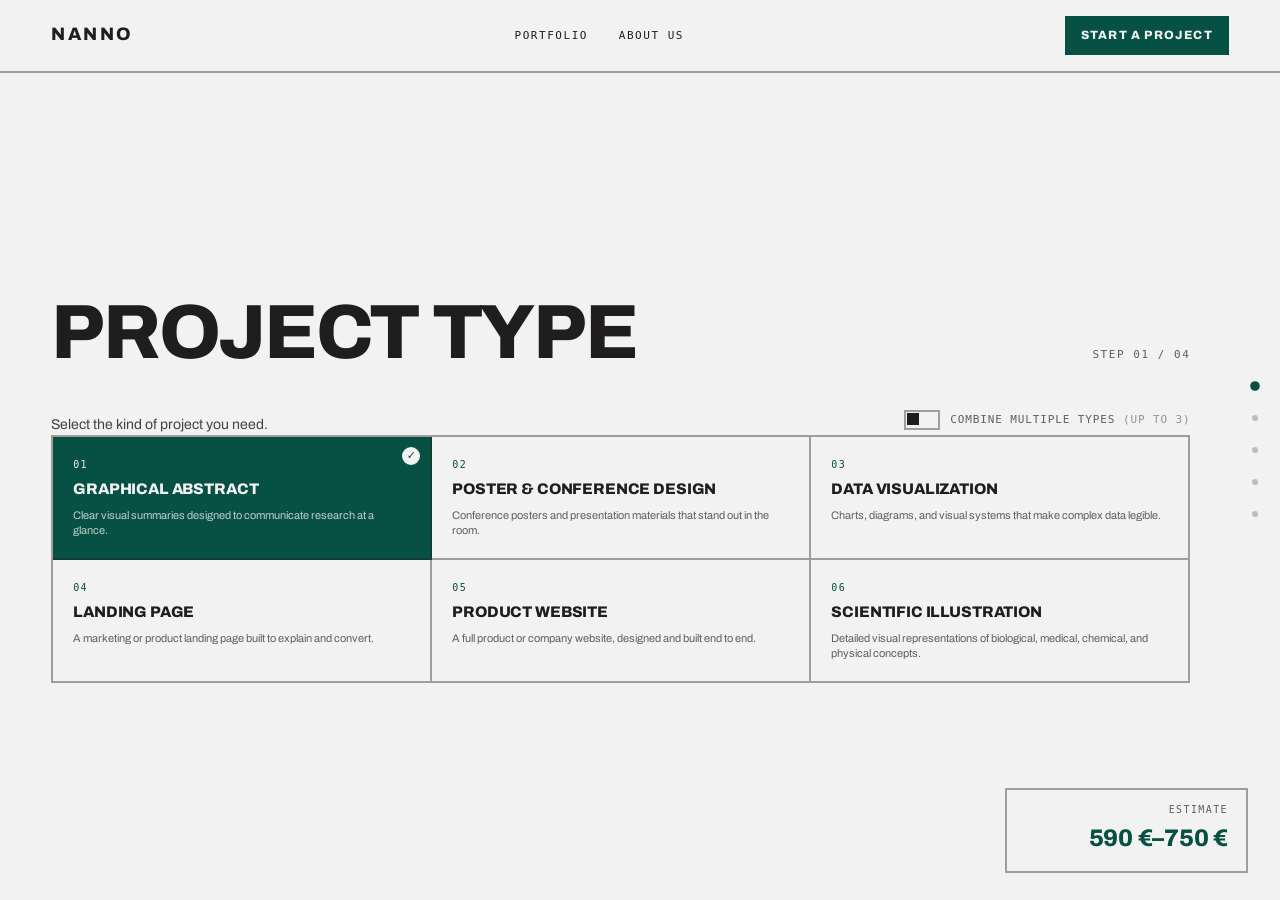
<file: start-a-project.html>
<!DOCTYPE html>
<html lang="en">
<head>
<meta charset="utf-8">
<meta name="viewport" content="width=device-width, initial-scale=1">
<title>Start a Project — NANNO</title>
<meta name="description" content="Tell us about your project — graphical abstract, poster, data visualization, or illustration — and get a ballpark estimate in a few clicks.">
<link rel="preconnect" href="https://fonts.googleapis.com">
<link rel="preconnect" href="https://fonts.gstatic.com" crossorigin>
<link rel="stylesheet" href="css/styles.css">
</head>
<body>

<header class="site-header">
  <a href="index.html" class="brand">NANNO</a>
  <nav class="nav-links">
    <a href="portfolio.html">Portfolio</a>
    <a href="about.html">About us</a>
  </nav>
  <a href="start-a-project.html" class="btn-cta">Start a project</a>
  <button type="button" class="menu-toggle" id="menu-toggle" aria-label="Open menu" aria-expanded="false" aria-controls="mobile-menu">
    <span></span><span></span><span></span>
  </button>
</header>

<nav class="mobile-menu" id="mobile-menu" aria-hidden="true">
  <button type="button" class="mobile-menu-close" id="mobile-menu-close" aria-label="Close menu">
    <span></span><span></span>
  </button>
  <a href="portfolio.html">Portfolio</a>
  <a href="about.html">About us</a>
  <a href="start-a-project.html" class="mobile-menu-cta">Start a project</a>
</nav>

<div class="price-sticky" id="price-sticky" tabindex="0" role="button" aria-expanded="false" aria-label="Estimate — hover or press to see what's in your quote">
  <span class="price-sticky-label">Estimate</span>
  <span class="price-sticky-value" aria-live="polite"><span id="sticky-estimate-low">0 €</span>–<span id="sticky-estimate-high">0 €</span></span>
  <div class="price-sticky-breakdown" id="sticky-breakdown"></div>
</div>

<div class="deck" id="deck">

  <form id="start-form" novalidate>

    <section class="slide" id="start-type" data-slide data-label="Start: type">
      <div class="start-slide">
        <div class="start-slide-head">
          <h2>Project type</h2>
          <span class="eyebrow">Step 01 / 04</span>
        </div>
        <div class="type-mode-row">
          <p class="start-hero-copy" id="type-mode-copy">Select the kind of project you need.</p>
          <button type="button" class="type-mode-toggle" id="type-mode-toggle" role="switch" aria-checked="false">
            <span class="type-mode-toggle-track"><span class="type-mode-toggle-thumb"></span></span>
            <span class="type-mode-toggle-label">Combine multiple types <span class="type-mode-toggle-hint">(up to 3)</span></span>
          </button>
        </div>
        <div class="type-grid">
          <div class="type-card">
            <input type="checkbox" name="project-type" id="type-abstract" value="abstract" checked>
            <label for="type-abstract">
              <span class="type-num">01</span>
              <h3>Graphical abstract</h3>
              <p>Clear visual summaries designed to communicate research at a glance.</p>
            </label>
          </div>
          <div class="type-card">
            <input type="checkbox" name="project-type" id="type-poster" value="poster">
            <label for="type-poster">
              <span class="type-num">02</span>
              <h3>Poster &amp; conference design</h3>
              <p>Conference posters and presentation materials that stand out in the room.</p>
            </label>
          </div>
          <div class="type-card">
            <input type="checkbox" name="project-type" id="type-dataviz" value="dataviz">
            <label for="type-dataviz">
              <span class="type-num">03</span>
              <h3>Data visualization</h3>
              <p>Charts, diagrams, and visual systems that make complex data legible.</p>
            </label>
          </div>
          <div class="type-card">
            <input type="checkbox" name="project-type" id="type-landing" value="landing">
            <label for="type-landing">
              <span class="type-num">04</span>
              <h3>Landing page</h3>
              <p>A marketing or product landing page built to explain and convert.</p>
            </label>
          </div>
          <div class="type-card">
            <input type="checkbox" name="project-type" id="type-website" value="website">
            <label for="type-website">
              <span class="type-num">05</span>
              <h3>Product website</h3>
              <p>A full product or company website, designed and built end to end.</p>
            </label>
          </div>
          <div class="type-card">
            <input type="checkbox" name="project-type" id="type-illustration" value="illustration">
            <label for="type-illustration">
              <span class="type-num">06</span>
              <h3>Scientific illustration</h3>
              <p>Detailed visual representations of biological, medical, chemical, and physical concepts.</p>
            </label>
          </div>
        </div>
      </div>
    </section>

    <section class="slide" id="start-scope" data-slide data-label="Start: scope">
      <div class="start-slide">
        <div class="start-slide-head">
          <h2>Scope</h2>
          <span class="eyebrow">Step 02 / 04</span>
        </div>
        <div class="type-scope-list" id="type-scope-list"></div>
        <div class="scope-group scope-group--timeline">
          <span class="scope-group-label">Timeline</span>
          <div class="seg">
            <div class="seg-opt">
              <input type="radio" name="timeline" id="timeline-flexible" value="flexible">
              <label for="timeline-flexible">Flexible<span class="seg-hint">6+ weeks</span></label>
            </div>
            <div class="seg-opt">
              <input type="radio" name="timeline" id="timeline-standard" value="standard" checked>
              <label for="timeline-standard">Standard<span class="seg-hint">3–4 weeks</span></label>
            </div>
            <div class="seg-opt">
              <input type="radio" name="timeline" id="timeline-rush" value="rush">
              <label for="timeline-rush">Rush<span class="seg-hint">1–2 weeks</span></label>
            </div>
          </div>
        </div>
      </div>
    </section>

    <section class="slide" id="start-estimate" data-slide data-label="Start: estimate">
      <div class="start-slide">
        <div class="start-slide-head">
          <h2>Estimate</h2>
          <span class="eyebrow">Step 03 / 04</span>
        </div>
        <div class="estimate-panel">
          <span class="estimate-label">Ballpark estimate</span>
          <div class="estimate-price"><span id="estimate-low">0 €</span>–<span id="estimate-high">0 €</span></div>
          <div class="estimate-breakdown" id="estimate-breakdown"></div>
          <p class="estimate-note">This is a rough estimate to help you plan — final quotes are scoped once we see your material.</p>
        </div>
      </div>
    </section>

    <section class="slide" id="start-brief" data-slide data-label="Start: brief">
      <div class="start-slide">
        <div class="start-slide-head">
          <h2>Your brief</h2>
          <span class="eyebrow">Step 04 / 04</span>
        </div>
        <div style="display:flex; flex-direction:column; gap: clamp(14px, 2.5vw, 22px);">
          <div class="field-row">
            <div class="field">
              <label for="field-name">Name</label>
              <input type="text" id="field-name" name="name" autocomplete="name" required>
            </div>
            <div class="field">
              <label for="field-email">Email</label>
              <input type="email" id="field-email" name="email" autocomplete="email" required>
            </div>
          </div>
          <div class="field">
            <label for="field-message">Tell us about the project</label>
            <textarea id="field-message" name="message" placeholder="The paper, the audience, and the story you want the image to tell."></textarea>
          </div>
          <div class="start-submit-row">
            <button type="submit" class="btn-submit">Send inquiry →</button>
            <span class="start-submit-note">Opens your email client, prefilled with these details</span>
          </div>
        </div>
      </div>
    </section>

  </form>

  <section class="slide slide-dark" id="footer" data-slide data-label="Footer">
    <div class="footer-slide">
      <div class="footer-grid">
        <div class="footer-col">
          <span class="footer-brand">NANNO</span>
          <span class="footer-muted">Scientific illustration</span>
          <span class="footer-muted">Graphical abstracts</span>
          <span class="footer-muted">Scientific visualization</span>
        </div>
        <div class="footer-col">
          <a href="mailto:studio@nanno.co">studio@nanno.co</a>
          <a href="#">Instagram</a>
          <a href="#">LinkedIn</a>
        </div>
        <div class="footer-col footer-muted">
          <span>© 2026</span>
          <a href="impressum.html">Impressum</a>
          <a href="datenschutz.html">Datenschutzerklärung</a>
        </div>
      </div>
    </div>
  </section>

</div>

<script src="js/main.js" defer></script>
<script src="js/calculator.js" defer></script>
<script src="js/deck.js" defer></script>
</body>
</html>
</file>
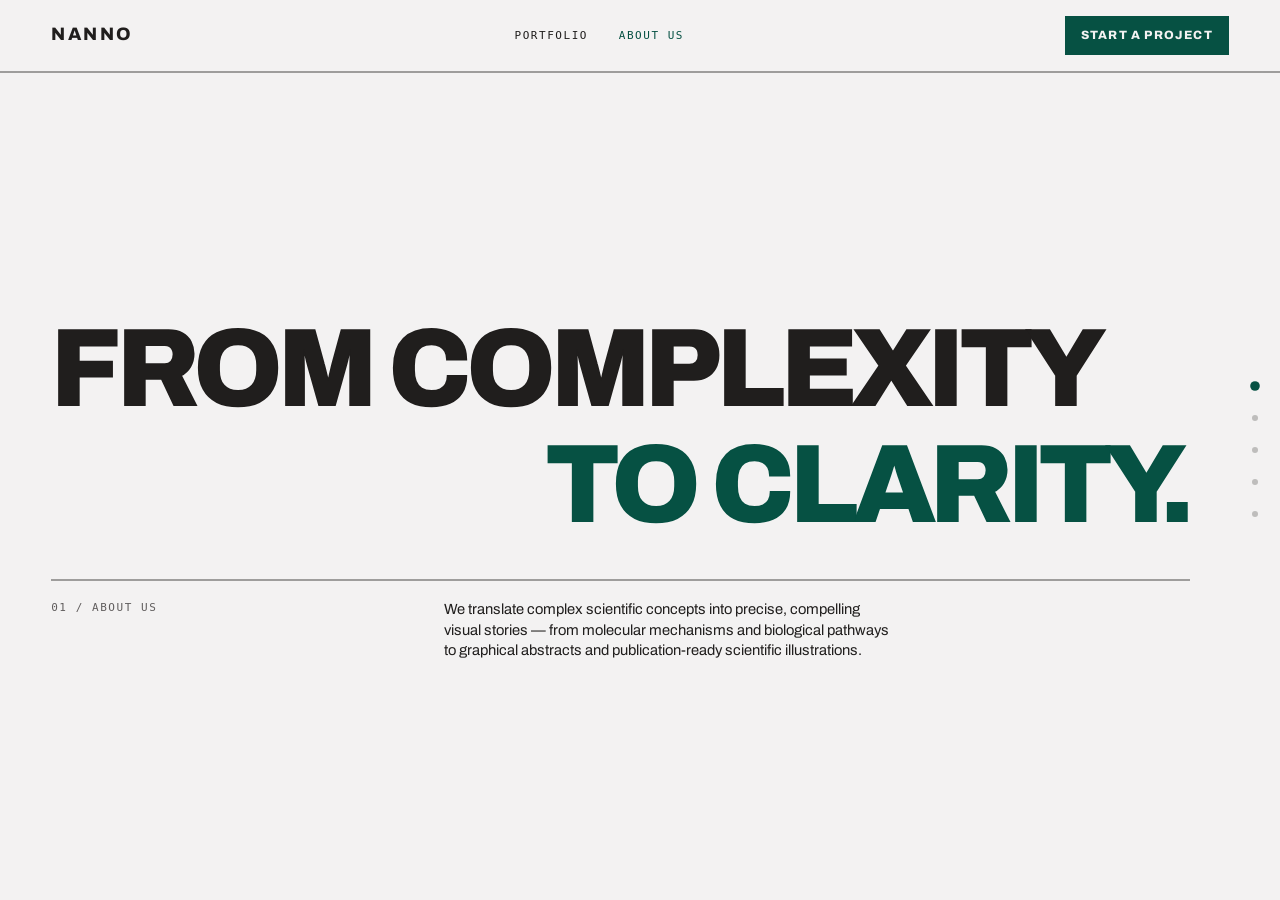
<file: studio.html>
<!DOCTYPE html>
<html lang="en">
<head>
<meta charset="utf-8">
<meta http-equiv="refresh" content="0; url=about.html">
<title>About Us — NANNO</title>
<link rel="canonical" href="about.html">
<script>location.replace('about.html' + location.hash);</script>
</head>
<body>
<p>Studio is now <a href="about.html">About Us</a> — redirecting…</p>
</body>
</html>
</file>
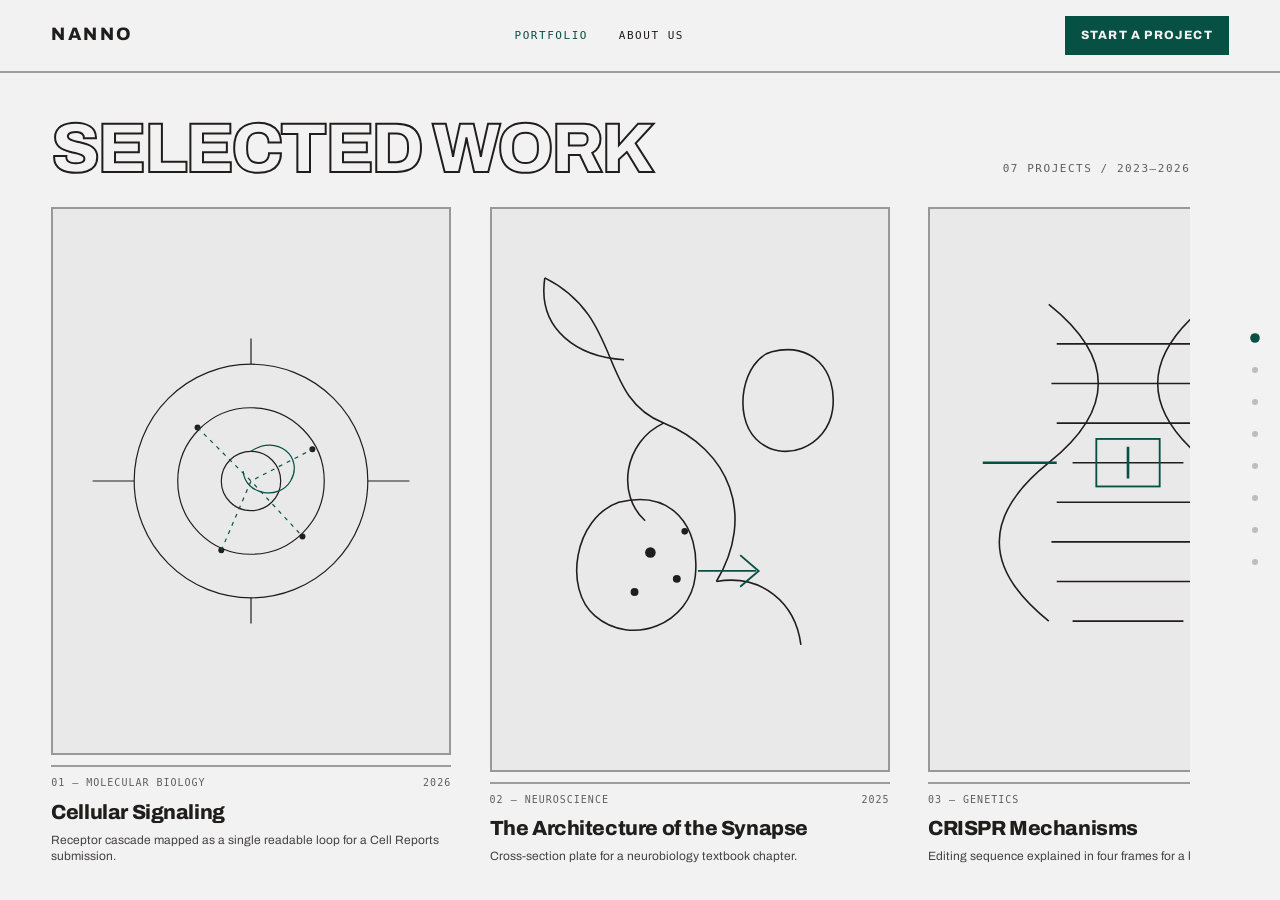
<file: work.html>
<!DOCTYPE html>
<html lang="en">
<head>
<meta charset="utf-8">
<meta http-equiv="refresh" content="0; url=portfolio.html">
<title>Portfolio — NANNO</title>
<link rel="canonical" href="portfolio.html">
<script>location.replace('portfolio.html' + location.hash);</script>
</head>
<body>
<p>Work is now <a href="portfolio.html">Portfolio</a> — redirecting…</p>
</body>
</html>
</file>
<file: css/styles.css>
/* NANNO — scientific illustration studio site
   Design tokens ported from the Modernist design system, with the page's
   own editorial accent override (deep green) in place of the system red.
   The whole site is one locked, paginated slide deck: every top-level
   `.slide` is exactly one viewport, cross-fades in/out, and nothing
   scrolls internally — see js/deck.js for the pagination controller. */

@import url('https://fonts.googleapis.com/css2?family=Archivo:wght@400;600;800&display=swap');

:root {
  --color-bg: #f3f2f2;
  --color-surface: #eae9e9;
  --color-text: #201e1d;
  --color-divider: color-mix(in srgb, #201e1d 40%, transparent);
  --color-neutral-700: #605d5d;
  --color-neutral-800: #444141;

  --font-heading: "Archivo", system-ui, sans-serif;
  --font-body: "Archivo", system-ui, sans-serif;
  --font-mono: ui-monospace, Menlo, monospace;

  --nn-accent: #065143;
}

*, *::before, *::after { box-sizing: border-box; }

html, body {
  height: 100%; height: 100dvh;
  overflow: hidden;
}

body {
  margin: 0;
  background: var(--color-bg);
  color: var(--color-text);
  font-family: var(--font-body);
  font-size: 15px;
  line-height: 1.55;
  -webkit-font-smoothing: antialiased;
  position: relative;
}

h1, h2, h3, h4 { margin: 0; font-family: var(--font-heading); font-weight: 800; }
p { margin: 0; }
a { color: inherit; }
svg { display: block; }
img { max-width: 100%; }

:focus { outline: none; }
:focus-visible { outline: 2px solid var(--nn-accent); outline-offset: 2px; }
::selection { background: color-mix(in srgb, var(--nn-accent) 30%, transparent); }

.eyebrow {
  font-family: var(--font-mono);
  font-size: 11px;
  letter-spacing: 0.14em;
  text-transform: uppercase;
  color: var(--color-neutral-700);
}

/* ── plain static pages (Impressum, Datenschutzerklärung): normal
   document flow and scrolling, not part of the locked slide deck ──── */
html:has(body.static-page) { height: auto; overflow: auto; }
body.static-page { height: auto; overflow: auto; }
.static-content {
  max-width: 760px; margin: 0 auto;
  padding: clamp(96px, 14vh, 140px) clamp(16px, 4vw, 56px) clamp(60px, 8vh, 96px);
}
.static-content h1 { font-size: clamp(32px, 5vw, 48px); letter-spacing: -0.02em; line-height: 1.05; text-transform: uppercase; margin-bottom: 8px; }
.static-content .eyebrow { display: block; margin-bottom: clamp(28px, 5vh, 48px); }
.static-content h2 { font-size: clamp(18px, 2.2vw, 22px); margin: clamp(28px, 5vh, 44px) 0 12px; }
.static-content p, .static-content li { font-size: 14px; line-height: 1.6; color: var(--color-neutral-800); }
.static-content p + p { margin-top: 10px; }
.static-content ul { margin: 10px 0; padding-left: 20px; }
.static-content li + li { margin-top: 6px; }
.static-content a { color: var(--nn-accent); text-decoration: underline; text-underline-offset: 2px; }

/* ── header (persistent, outside the deck) ─────────────────────────── */

.site-header {
  position: fixed; inset: 0 0 auto 0; z-index: 60;
  display: flex; align-items: center; justify-content: space-between; gap: 24px;
  padding: 16px clamp(16px, 4vw, 56px);
  background: color-mix(in srgb, var(--color-bg) 88%, transparent);
  backdrop-filter: blur(8px);
  border-bottom: 2px solid var(--color-divider);
}
.brand {
  font-family: var(--font-heading); font-weight: 800; font-size: 18px;
  letter-spacing: 0.14em; color: var(--color-text); text-decoration: none;
}
.nav-links {
  display: flex; gap: clamp(12px, 2.4vw, 32px);
  font-family: var(--font-mono); font-size: 11px; letter-spacing: 0.14em; text-transform: uppercase;
}
.nav-links a { background: none; border: 0; padding: 0; font: inherit; cursor: pointer; color: var(--color-text); text-decoration: none; transition: color .2s ease; }
.nav-links a:hover, .nav-links a[aria-current="true"] { color: var(--nn-accent); }
.btn-cta {
  background: var(--nn-accent); color: var(--color-bg); border: 0; cursor: pointer;
  font-family: var(--font-heading); font-weight: 800; font-size: 12px;
  letter-spacing: 0.1em; text-transform: uppercase;
  padding: 10px 16px; text-decoration: none;
  transition: background .2s ease;
}
.btn-cta:hover { background: color-mix(in srgb, var(--nn-accent) 82%, black); }

.menu-toggle {
  display: none; flex-direction: column; justify-content: center; align-items: flex-end; gap: 5px;
  width: 30px; height: 30px; padding: 0; border: 0; background: none; cursor: pointer; flex: 0 0 auto;
}
.menu-toggle span { display: block; width: 100%; height: 2px; background: var(--color-text); transition: transform .25s cubic-bezier(.16,1,.3,1), opacity .2s ease, width .2s ease; }
.menu-toggle[aria-expanded="true"] span:nth-child(1) { transform: translateY(7px) rotate(45deg); width: 100%; }
.menu-toggle[aria-expanded="true"] span:nth-child(2) { opacity: 0; }
.menu-toggle[aria-expanded="true"] span:nth-child(3) { transform: translateY(-7px) rotate(-45deg); width: 100%; }

.mobile-menu {
  position: fixed; inset: 0; z-index: 70;
  background: var(--color-bg);
  display: flex; flex-direction: column; align-items: flex-start; justify-content: center;
  gap: clamp(16px, 5vh, 30px);
  padding: 24px clamp(20px, 8vw, 56px);
  transform: translateX(100%); transition: transform .4s cubic-bezier(.16,1,.3,1);
  pointer-events: none;
}
.mobile-menu.is-open { transform: translateX(0); pointer-events: auto; }
.mobile-menu a {
  font-family: var(--font-heading); font-weight: 800; text-transform: uppercase;
  font-size: clamp(34px, 10vw, 54px); letter-spacing: -0.02em; line-height: 1;
  color: var(--color-text); text-decoration: none;
}
.mobile-menu-cta { color: var(--nn-accent) !important; }
.mobile-menu a[aria-current="true"]:not(.mobile-menu-cta) { color: var(--nn-accent); }

.mobile-menu-close {
  position: absolute; top: clamp(16px, 4vh, 24px); right: clamp(20px, 8vw, 56px);
  width: 34px; height: 34px; padding: 0; border: 0; background: none; cursor: pointer;
}
.mobile-menu-close span,
.mobile-menu-close::after {
  content: ''; position: absolute; left: 50%; top: 50%; height: 2px; background: var(--color-text);
  transition: transform .35s cubic-bezier(.16,1,.3,1), width .35s cubic-bezier(.16,1,.3,1), opacity .25s ease;
}
.mobile-menu-close span { display: block; width: 22px; }
.mobile-menu-close span:nth-child(1) { transform: translate(-50%, -50%) rotate(45deg); }
.mobile-menu-close span:nth-child(2) { transform: translate(-50%, -50%) rotate(-45deg); }
.mobile-menu-close::after { width: 16px; opacity: 0; transform: translate(calc(-50% + 4px), -50%) scaleX(0); transform-origin: right center; }

.mobile-menu-close:hover span:nth-child(1) { width: 10px; transform: translate(calc(-50% - 9px), calc(-50% - 4px)) rotate(-45deg); }
.mobile-menu-close:hover span:nth-child(2) { width: 10px; transform: translate(calc(-50% - 9px), calc(-50% + 4px)) rotate(45deg); }
.mobile-menu-close:hover::after { opacity: 1; transform: translate(calc(-50% + 4px), -50%) scaleX(1); }

@media (max-width: 700px) {
  .nav-links { display: none; }
  .menu-toggle { display: flex; }
}
@media (min-width: 701px) {
  .mobile-menu { display: none; }
}

/* ── slide deck ─────────────────────────────────────────────────────── */

.deck { position: relative; height: 100%; }
.slide {
  position: fixed; inset: 0;
  height: 100%;
  display: flex; flex-direction: column; justify-content: center;
  padding: clamp(84px, 13vh, 128px) clamp(16px, 4vw, 56px) clamp(20px, 4vh, 40px);
  opacity: 0; visibility: hidden; pointer-events: none;
  transition: opacity 0.7s ease;
  overflow: hidden;
}
@media (min-width: 641px) {
  /* Above this same breakpoint the dot rail is visible, pinned near the
     right edge — give slide content extra right clearance here so a
     slide's own right-aligned content (e.g. a "Step 02/04" eyebrow in a
     flex header row) never lands on top of or crowds the rail. */
  .slide { padding-right: clamp(80px, 7vw, 110px); }
}
.slide.is-active { opacity: 1; visibility: visible; pointer-events: auto; z-index: 1; }
.slide-dark { background: var(--color-text); color: var(--color-bg); }

/* a thin progress rail so a fully-locked deck still shows where you are.
   Each dot lives in a .rail-item wrapper so hovering (or keyboard-
   focusing) it can reveal a label pill of what that position is,
   without the rail itself taking up more than a sliver of space. */
.deck-rail {
  position: fixed; z-index: 61; right: clamp(10px, 2vw, 22px); top: 50%; transform: translateY(-50%);
  display: flex; flex-direction: column; gap: 6px;
}
.rail-item {
  /* This box's own size/position never changes on hover — only its
     children (the dot, the label) animate. If the hoverable box itself
     moved, it could shift out from under the cursor mid-hover, drop
     :hover, snap back, re-enter, and repeat — a flicker loop. */
  position: relative; display: flex; align-items: center; justify-content: flex-end;
  width: 42px; height: 26px; /* generous invisible hit area — hovering nearby is enough, not just the 6px dot itself */
}
.rail-item button {
  width: 6px; height: 6px; padding: 0; border-radius: 999px; border: 0; cursor: pointer;
  background: color-mix(in srgb, var(--color-text) 25%, transparent);
  transition: background .2s ease, transform .2s ease;
}
.rail-item button.is-active { background: var(--nn-accent); transform: scale(1.6); }
/* The rail is a fixed overlay that sits on top of whichever slide is
   active — on a dark slide its dots need to flip to a light tint or
   they vanish against the dark background. */
body:has(.slide.is-active.slide-dark) .rail-item button:not(.is-active) {
  background: color-mix(in srgb, var(--color-bg) 40%, transparent);
}
@media (hover: hover) and (pointer: fine) {
  .rail-item:hover button:not(.is-active) { background: color-mix(in srgb, var(--color-text) 60%, transparent); transform: translateX(-8px) scale(2.2); }
  body:has(.slide.is-active.slide-dark) .rail-item:hover button:not(.is-active) { background: color-mix(in srgb, var(--color-bg) 80%, transparent); }
}
.rail-item:focus-within button:not(.is-active) { background: color-mix(in srgb, var(--color-text) 60%, transparent); transform: translateX(-8px) scale(2.2); }
body:has(.slide.is-active.slide-dark) .rail-item:focus-within button:not(.is-active) { background: color-mix(in srgb, var(--color-bg) 80%, transparent); }
.rail-label {
  position: absolute; right: calc(100% + 12px); top: 50%;
  transform: translateY(-50%) translateX(6px);
  white-space: nowrap; padding: 6px 12px; border-radius: 999px;
  background: var(--color-text); color: var(--color-bg);
  font-family: var(--font-mono); font-size: 10px; letter-spacing: 0.08em; text-transform: uppercase;
  opacity: 0; pointer-events: none;
  transition: opacity .18s ease, transform .18s ease, font-size .18s ease;
}
.rail-item:hover .rail-label, .rail-item:focus-within .rail-label {
  opacity: 1; transform: translateY(-50%) translateX(-8px); font-size: 13.5px;
}
@media (max-width: 640px) { .deck-rail { display: none; } }

/* ── hero ───────────────────────────────────────────────────────────── */

.hero {
  height: 100%; display: flex; flex-direction: column; justify-content: flex-end;
  gap: clamp(20px, 4vh, 48px);
  position: relative;
}
.hero-meta {
  position: absolute; top: 0; left: 0; right: 0;
  display: flex; justify-content: space-between; gap: 24px;
  font-family: var(--font-mono); font-size: 11px; letter-spacing: 0.14em; text-transform: uppercase;
  color: var(--color-neutral-700);
}
.hero-title { line-height: 0.84; letter-spacing: -0.045em; text-transform: uppercase; }
.hero-line { display: block; }
.hero-line--1 { font-size: clamp(40px, 11vw, 200px); }
.hero-line--2 { font-size: clamp(48px, 15.5vw, 280px); margin-left: -0.06em; white-space: nowrap; }
.hero-line--3 { font-size: clamp(40px, 11.5vw, 210px); }
.accent-dot { color: var(--nn-accent); }
.hero-line--accent { color: var(--nn-accent); }

.hero-footer {
  display: grid; grid-template-columns: repeat(auto-fit, minmax(220px, 1fr));
  gap: clamp(16px, 3vw, 40px); align-items: end;
  border-top: 2px solid var(--color-divider); padding-top: 16px;
}
.hero-desc { max-width: 34ch; font-size: clamp(13px, 1.1vw, 16px); line-height: 1.4; text-wrap: pretty; }
.hero-links { display: flex; flex-wrap: wrap; gap: 10px 20px; align-items: center; }
.link-explore {
  font-family: var(--font-heading); font-weight: 800; font-size: 14px;
  letter-spacing: 0.08em; text-transform: uppercase; color: var(--color-text);
  text-decoration: none; border-bottom: 2px solid var(--nn-accent); padding-bottom: 4px;
}
.link-start {
  font-family: var(--font-mono); font-size: 11px; letter-spacing: 0.14em; text-transform: uppercase;
  color: var(--color-neutral-700); text-decoration: none; transition: color .2s ease;
}
.link-start:hover { color: var(--nn-accent); }

/* ── big statement slides (complexity/clarity, science x design) ─────── */

.statement-slide { height: 100%; display: flex; flex-direction: column; justify-content: center; gap: clamp(10px, 2vh, 24px); }
.clarity-heading {
  font-size: clamp(32px, 8.5vw, 150px); line-height: 0.9; letter-spacing: -0.04em; text-transform: uppercase;
}
.clarity-heading--right { text-align: right; color: var(--nn-accent); }
.clarity-footer {
  display: grid; grid-template-columns: repeat(auto-fit, minmax(220px, 1fr));
  gap: clamp(16px, 3vw, 40px);
  border-top: 2px solid var(--color-divider); padding-top: 18px; margin-top: clamp(16px, 3vh, 32px);
}
.clarity-desc { grid-column: span 2; max-width: 56ch; font-size: clamp(13px, 1.15vw, 16px); line-height: 1.4; text-wrap: pretty; }

/* ── selected work: one slide, a horizontal-scrolling gallery ───────── */

.work-slide { position: relative; height: 100%; display: flex; flex-direction: column; }
.work-slide-head {
  flex: 0 0 auto; margin-bottom: clamp(16px, 3vh, 32px);
  display: flex; align-items: baseline; justify-content: space-between; gap: 16px; flex-wrap: wrap;
}
.work-title { font-size: clamp(28px, 5.5vw, 90px); line-height: 0.9; letter-spacing: -0.04em; text-transform: uppercase; }

.work-gallery {
  flex: 1 1 auto; min-height: 0;
  display: flex; gap: clamp(20px, 3vw, 40px); align-items: stretch;
  overflow-x: auto; overflow-y: hidden;
  scrollbar-width: none; -ms-overflow-style: none;
}
.work-gallery::-webkit-scrollbar { display: none; }

.project {
  position: relative; flex: 0 0 clamp(230px, 32vw, 400px);
  display: flex; flex-direction: column;
}
@media (hover: hover) and (pointer: fine) { .work-gallery { cursor: none; } }
@media (max-width: 700px) { .gallery-nav { display: none; } }

.project-media {
  background: var(--color-surface); overflow: hidden; border: 2px solid var(--color-divider);
  flex: 1 1 auto; min-height: 0;
}
.project-media svg { width: 100%; height: 100%; }
.project-media img { width: 100%; height: 100%; object-fit: contain; display: block; }

.huge-title {
  position: absolute; inset: auto 0 8% 0; pointer-events: none; opacity: 0;
  font-family: var(--font-heading); font-weight: 800; line-height: 0.9; letter-spacing: -0.04em;
  text-transform: uppercase; color: var(--color-bg); mix-blend-mode: difference; padding: 0 16px;
  font-size: clamp(20px, 3vw, 40px);
}

.project-meta {
  flex: 0 0 auto;
  display: flex; justify-content: space-between; gap: 16px; margin-top: 10px;
  border-top: 2px solid var(--color-divider); padding-top: 8px;
  font-family: var(--font-mono); font-size: 10px; letter-spacing: 0.1em; text-transform: uppercase;
  color: var(--color-neutral-700);
}
.project-title { flex: 0 0 auto; margin: 6px 0 3px; font-size: clamp(15px, 1.6vw, 21px); letter-spacing: -0.02em; }
.project-desc { flex: 0 0 auto; margin: 0; font-size: 12px; line-height: 1.35; color: var(--color-neutral-800); }

@media (max-width: 700px) {
  .project { flex-basis: 78vw; }
  .project-desc { display: none; }
  .huge-title { display: none; }
}

/* ── services ───────────────────────────────────────────────────────── */

.services-title-slide { height: 100%; display: flex; flex-direction: column; justify-content: center; }
.services-title {
  font-size: clamp(38px, 10vw, 180px); line-height: 0.86; letter-spacing: -0.045em; text-transform: uppercase;
}

.services-slide { height: 100%; display: flex; flex-direction: column; justify-content: center; }
.service-pair { display: flex; flex-direction: column; }
.service-row {
  display: grid; grid-template-columns: minmax(0, 1fr); gap: 6px;
  border-top: 2px solid var(--color-divider); padding: clamp(20px, 4vh, 40px) 0;
}
.service-pair .service-row:last-child { border-bottom: 2px solid var(--color-divider); }
.service-num { font-family: var(--font-mono); font-size: 11px; letter-spacing: 0.14em; color: var(--nn-accent); }
.service-title { font-size: clamp(24px, 5.4vw, 84px); line-height: 0.92; letter-spacing: -0.04em; text-transform: uppercase; }
.service-title--sm { font-size: clamp(22px, 4.4vw, 70px); }
.service-desc { margin-top: 4px; max-width: 48ch; font-size: clamp(13px, 1.05vw, 15px); line-height: 1.45; color: var(--color-neutral-800); }

/* ── science × design statement ─────────────────────────────────────── */

.section-statement { position: relative; height: 100%; display: flex; flex-direction: column; justify-content: center; gap: clamp(8px, 2vh, 20px); }
.statement-deco { position: absolute; inset: 0; pointer-events: none; opacity: 0.5; }
.statement-deco svg { position: absolute; }
.statement-heading {
  position: relative;
  font-size: clamp(28px, 8vw, 145px); line-height: 0.9; letter-spacing: -0.045em; text-transform: uppercase;
}
.statement-heading--right { text-align: right; }

/* ── process ────────────────────────────────────────────────────────── */

.section-process { height: 100%; display: flex; flex-direction: column; justify-content: center; gap: clamp(20px, 4vh, 48px); }
.process-title {
  font-size: clamp(30px, 7vw, 120px); line-height: 0.9; letter-spacing: -0.04em; text-transform: uppercase;
}
.process-grid {
  display: grid; grid-template-columns: repeat(auto-fit, minmax(180px, 1fr)); gap: 2px;
  background: var(--color-divider);
}
.process-cell {
  background: var(--color-bg);
  padding: clamp(16px, 2.5vw, 26px) clamp(14px, 2vw, 20px);
  display: flex; flex-direction: column; gap: 8px;
  min-height: clamp(160px, 24vh, 240px);
}
.process-num { font-size: clamp(28px, 4vw, 56px); line-height: 1; letter-spacing: -0.04em; color: var(--nn-accent); }
.process-cell h4 { font-size: 16px; letter-spacing: 0.02em; text-transform: uppercase; }
.process-cell p { font-size: 13px; line-height: 1.45; color: var(--color-neutral-800); }

/* ── about ──────────────────────────────────────────────────────────── */

.section-about { height: 100%; display: flex; flex-direction: column; justify-content: center; }
.about-title {
  margin-bottom: clamp(20px, 4vh, 40px); max-width: 18ch;
  font-size: clamp(26px, 6vw, 100px); line-height: 0.92; letter-spacing: -0.04em; text-transform: uppercase;
}
.about-grid {
  display: grid; grid-template-columns: repeat(auto-fit, minmax(220px, 1fr)); gap: clamp(16px, 3vw, 40px);
  border-top: 2px solid var(--color-divider); padding-top: 18px;
}
.about-desc { max-width: 52ch; font-size: clamp(13px, 1.15vw, 16px); line-height: 1.45; text-wrap: pretty; }
.about-stats {
  display: flex; flex-direction: column; gap: 8px;
  font-family: var(--font-mono); font-size: 11px; letter-spacing: 0.12em; text-transform: uppercase;
  color: var(--color-neutral-700);
}
.about-stats a { background: none; border: 0; padding: 0; font: inherit; cursor: pointer; color: var(--nn-accent); text-decoration: none; margin-top: 6px; }

/* ── team ──────────────────────────────────────────────────────────── */

.section-team { height: 100%; display: flex; flex-direction: column; justify-content: center; }
.team-title {
  margin-bottom: 10px; max-width: 20ch;
  font-size: clamp(26px, 5.5vw, 84px); line-height: 0.92; letter-spacing: -0.04em; text-transform: uppercase;
}
.team-meta {
  display: flex; flex-wrap: wrap; align-items: baseline; gap: 8px 16px;
  margin-bottom: clamp(20px, 4vh, 40px);
}
.team-location {
  font-family: var(--font-mono); font-size: 11px; letter-spacing: 0.14em; text-transform: uppercase; color: var(--color-neutral-700);
}
.team-grid {
  display: grid; grid-template-columns: repeat(auto-fit, minmax(280px, 1fr)); gap: clamp(28px, 4vw, 56px);
  border-top: 2px solid var(--color-divider); padding-top: clamp(20px, 3vh, 32px);
}
.team-card { display: flex; gap: clamp(14px, 2vw, 20px); }
.team-avatar {
  flex: 0 0 auto; width: clamp(64px, 7vw, 88px); height: clamp(64px, 7vw, 88px); border-radius: 999px;
  border: 2px solid var(--color-divider); background: var(--color-surface); overflow: hidden;
  display: flex; align-items: center; justify-content: center;
  font-family: var(--font-heading); font-weight: 800; font-size: clamp(17px, 1.8vw, 22px); color: var(--nn-accent);
}
.team-avatar img { width: 100%; height: 100%; object-fit: cover; display: block; }
.team-info { display: flex; flex-direction: column; gap: 4px; padding-top: 2px; }
.team-name {
  display: inline-flex; align-items: baseline; gap: 5px; width: fit-content;
  font-family: var(--font-heading); font-weight: 800; font-size: clamp(15px, 1.3vw, 19px);
  letter-spacing: -0.01em; color: var(--color-text); text-decoration: none; transition: color .2s ease;
}
.team-name span { font-size: 0.75em; opacity: 0.5; transition: opacity .2s ease; }
.team-name:hover { color: var(--nn-accent); }
.team-name:hover span { opacity: 1; }
.team-role { font-family: var(--font-mono); font-size: 11px; letter-spacing: 0.1em; text-transform: uppercase; color: var(--nn-accent); }
.team-bio { margin-top: 4px; max-width: 42ch; font-size: clamp(12.5px, 1.05vw, 14px); line-height: 1.5; color: var(--color-neutral-800); text-wrap: pretty; }

/* ── contact / final CTA ────────────────────────────────────────────── */

.section-contact { height: 100%; display: flex; flex-direction: column; justify-content: center; overflow: hidden; }
.contact-heading {
  font-size: clamp(32px, 9vw, 160px); line-height: 0.86; letter-spacing: -0.045em; text-transform: uppercase;
}
.contact-heading--accent { font-size: clamp(40px, 12.5vw, 210px); letter-spacing: -0.05em; color: var(--nn-accent); }
.contact-heading--last { margin-bottom: clamp(18px, 4vh, 40px); }
.contact-footer {
  display: flex; flex-wrap: wrap; align-items: center; gap: 16px 32px;
  border-top: 2px solid color-mix(in srgb, var(--color-bg) 40%, transparent); padding-top: 20px;
}
.contact-footer p { font-size: clamp(14px, 1.4vw, 20px); }
.link-project {
  font-family: var(--font-heading); font-weight: 800; font-size: clamp(13px, 1.2vw, 16px);
  letter-spacing: 0.06em; text-transform: uppercase; color: var(--color-bg); text-decoration: none;
  border-bottom: 2px solid var(--nn-accent); padding-bottom: 6px;
}

/* ── footer slide ───────────────────────────────────────────────────── */

.footer-slide { height: 100%; display: flex; flex-direction: column; justify-content: center; }
.footer-grid {
  display: grid; grid-template-columns: repeat(auto-fit, minmax(200px, 1fr));
  gap: 24px clamp(20px, 3vw, 48px);
  font-family: var(--font-mono); font-size: 11px; letter-spacing: 0.12em; text-transform: uppercase;
}
.footer-col { display: flex; flex-direction: column; gap: 8px; }
.footer-brand { font-family: var(--font-heading); font-weight: 800; font-size: 20px; letter-spacing: 0.14em; }
.footer-muted { color: color-mix(in srgb, var(--color-bg) 55%, transparent); }
.footer-col a { color: var(--color-bg); text-decoration: none; transition: color .2s ease; }
.footer-col a:hover { color: var(--nn-accent); }

/* ── start a project (form + price calculator) ─────────────────────── */

.start-slide { height: 100%; display: flex; flex-direction: column; justify-content: center; }
.start-slide-head { margin-bottom: clamp(20px, 4vh, 40px); display: flex; align-items: baseline; justify-content: space-between; gap: 16px; flex-wrap: wrap; }
.start-slide-head h2 {
  font-size: clamp(28px, 6vw, 90px); line-height: 0.92; letter-spacing: -0.03em; text-transform: uppercase;
}
.start-hero-copy { max-width: 58ch; font-size: clamp(13px, 1.1vw, 16px); line-height: 1.4; color: var(--color-neutral-800); text-wrap: pretty; margin-top: 10px; }

.type-mode-row { display: flex; flex-wrap: wrap; align-items: center; justify-content: space-between; gap: 12px 24px; }
.type-mode-row .start-hero-copy { margin-top: 10px; }
.type-mode-toggle {
  display: flex; align-items: center; gap: 10px; background: none; border: 0; cursor: pointer; padding: 0;
  font-family: var(--font-mono); font-size: 11px; letter-spacing: 0.08em; text-transform: uppercase; color: var(--color-neutral-700);
  flex: 0 0 auto; white-space: nowrap;
}
.type-mode-toggle:hover { color: var(--color-text); }
.type-mode-toggle-hint { opacity: 0.65; }
.type-mode-toggle-track {
  position: relative; width: 36px; height: 20px; flex: 0 0 auto;
  border: 2px solid var(--color-divider); background: var(--color-bg);
  transition: background .2s ease, border-color .2s ease;
}
.type-mode-toggle-thumb {
  position: absolute; top: 1px; left: 1px; width: 12px; height: 12px; background: var(--color-text);
  transition: transform .25s cubic-bezier(.16,1,.3,1), background .2s ease;
}
.type-mode-toggle[aria-checked="true"] .type-mode-toggle-track { background: var(--nn-accent); border-color: var(--nn-accent); }
.type-mode-toggle[aria-checked="true"] .type-mode-toggle-thumb { transform: translateX(16px); background: var(--color-bg); }
.type-mode-toggle:focus-visible .type-mode-toggle-track { outline: 2px solid var(--nn-accent); outline-offset: 2px; }

/* project-type cards: 3-column grid so all six fit one screen */
.type-grid {
  display: grid; grid-template-columns: repeat(3, 1fr);
  border-top: 2px solid var(--color-divider); border-left: 2px solid var(--color-divider);
}
.type-card { position: relative; }
.type-card input { position: absolute; opacity: 0; width: 0; height: 0; pointer-events: none; }
.type-card label {
  position: relative;
  display: flex; flex-direction: column; gap: 6px; height: 100%; cursor: pointer;
  background: var(--color-bg); padding: clamp(12px, 2vw, 20px);
  border-right: 2px solid var(--color-divider); border-bottom: 2px solid var(--color-divider);
  transition: background .2s ease, color .2s ease, transform .15s cubic-bezier(.16,1,.3,1);
}
.type-num { font-family: var(--font-mono); font-size: 10px; letter-spacing: 0.14em; color: var(--nn-accent); transition: color .2s ease; }
.type-card h3 { font-size: clamp(13px, 1.2vw, 17px); letter-spacing: -0.01em; text-transform: uppercase; margin: 0; }
.type-card p { margin: 0; font-size: 11px; line-height: 1.35; color: var(--color-neutral-700); }
.type-card label:hover { background: var(--color-surface); transform: translateY(-3px); z-index: 2; }
.type-card label:active { transform: translateY(-1px) scale(0.98); }
.type-card label::after {
  content: '✓'; position: absolute; top: 10px; right: 10px; width: 18px; height: 18px;
  border-radius: 999px; background: var(--color-bg); color: var(--nn-accent);
  font-size: 11px; font-weight: 800; display: flex; align-items: center; justify-content: center;
  opacity: 0; transform: scale(0.5); transition: opacity .18s ease, transform .18s cubic-bezier(.16,1,.3,1);
}
.type-card input:checked + label { background: var(--nn-accent); color: var(--color-bg); animation: option-pop .25s cubic-bezier(.16,1,.3,1); }
.type-card input:checked + label .type-num { color: var(--color-bg); }
.type-card input:checked + label p { color: color-mix(in srgb, var(--color-bg) 78%, transparent); }
.type-card input:checked + label::after { opacity: 1; transform: scale(1); }
.type-card input:checked + label:hover { background: color-mix(in srgb, var(--nn-accent) 85%, black); }
.type-card input:focus-visible + label { outline: 2px solid var(--nn-accent); outline-offset: -2px; }
.type-card input:disabled + label { opacity: 0.4; cursor: not-allowed; pointer-events: none; }

@keyframes option-pop {
  0% { transform: scale(0.97); }
  60% { transform: scale(1.015); }
  100% { transform: scale(1); }
}

@media (max-width: 700px) {
  .type-grid { grid-template-columns: repeat(2, 1fr); }
}

/* scope row: stepper + segmented controls */
.scope-row { display: flex; flex-wrap: wrap; gap: clamp(24px, 5vw, 56px); }
.scope-group { display: flex; flex-direction: column; gap: 10px; flex: 1 1 240px; }
.scope-group--timeline { max-width: 480px; }
.scope-group-label { font-family: var(--font-mono); font-size: 11px; letter-spacing: 0.14em; text-transform: uppercase; color: var(--color-neutral-700); }

/* per-project-type scope: one compact row per selected type, each with its
   own deliverables count and complexity level. Scrollable internally (like
   .work-gallery) so picking several types can't blow out the locked slide. */
.type-scope-list {
  display: flex; flex-direction: column;
  /* capped at MAX_TYPES (3) rows in calculator.js, so this comfortably fits
     all of them on typical viewports; overflow-y is just a safety net for
     unusually short windows rather than the normal path. */
  max-height: min(58vh, 480px); overflow-y: auto;
  margin: 0 0 clamp(20px, 3.5vh, 32px);
  padding-right: 4px;
}
.type-scope-row { display: flex; flex-direction: column; gap: 10px; padding: clamp(12px, 2vh, 18px) 0; border-top: 2px solid var(--color-divider); }
.type-scope-list .type-scope-row:first-child { border-top: 0; padding-top: 0; }
.type-scope-head { display: flex; align-items: baseline; gap: 8px; }
.type-scope-num { font-family: var(--font-mono); font-size: 10px; letter-spacing: 0.14em; color: var(--nn-accent); }
.type-scope-name { font-family: var(--font-heading); font-weight: 800; font-size: clamp(14px, 1.7vw, 19px); letter-spacing: -0.01em; text-transform: uppercase; }
.type-scope-controls { display: flex; flex-wrap: wrap; gap: 10px; align-items: stretch; }

.stepper--compact { flex: 0 0 auto; width: 132px; }
.stepper--compact button { font-size: 15px; padding: 6px 0; }
.stepper--compact output { font-size: 15px; }

.seg--compact { display: flex; border: 2px solid var(--color-divider); flex: 1 1 200px; }
.seg--compact button {
  flex: 1 1 0; background: transparent; border: 0; cursor: pointer;
  font-family: var(--font-heading); font-weight: 800; font-size: 11px; letter-spacing: 0.04em; text-transform: uppercase;
  color: var(--color-text); padding: 8px 4px;
  transition: background .2s ease, color .2s ease, transform .15s cubic-bezier(.16,1,.3,1);
}
.seg--compact button + button { border-left: 2px solid var(--color-divider); }
.seg--compact button:hover { background: color-mix(in srgb, var(--color-text) 6%, transparent); }
.seg--compact button:active { transform: scale(0.95); }
.seg--compact button.is-active { background: var(--nn-accent); color: var(--color-bg); animation: option-pop .25s cubic-bezier(.16,1,.3,1); }
.seg--compact button.is-active:hover { background: color-mix(in srgb, var(--nn-accent) 85%, black); }
.seg--compact button:focus-visible { outline: 2px solid var(--nn-accent); outline-offset: -2px; }

.stepper { display: flex; align-items: stretch; border: 2px solid var(--color-divider); width: 100%; }
.stepper button {
  flex: 1 1 0; background: transparent; border: 0; cursor: pointer;
  font-family: var(--font-heading); font-weight: 800; font-size: clamp(18px, 1.8vw, 24px); color: var(--color-text);
  padding: clamp(10px, 1.6vh, 16px) 0;
  transition: background .2s ease, color .2s ease, transform .12s ease;
}
.stepper button:hover:not(:disabled) { background: var(--nn-accent); color: var(--color-bg); }
.stepper button:active:not(:disabled) { transform: scale(0.9); }
.stepper button:disabled { opacity: 0.35; cursor: not-allowed; }
.stepper output {
  flex: 1.4 1 0; display: flex; align-items: center; justify-content: center;
  font-family: var(--font-heading); font-weight: 800; font-size: clamp(18px, 1.8vw, 24px);
  border-left: 2px solid var(--color-divider); border-right: 2px solid var(--color-divider); padding: 0 8px;
  transition: color .15s ease;
}
.stepper output.is-updating { animation: option-pop .22s cubic-bezier(.16,1,.3,1); }

.seg { display: flex; border: 2px solid var(--color-divider); width: 100%; }
.seg-opt { position: relative; flex: 1 1 0; }
.seg-opt input { position: absolute; opacity: 0; width: 0; height: 0; pointer-events: none; }
.seg-opt label {
  position: relative;
  display: flex; flex-direction: column; gap: 4px; height: 100%; justify-content: center; cursor: pointer;
  padding: clamp(12px, 1.8vh, 20px) clamp(10px, 1.4vw, 20px); font-family: var(--font-heading); font-weight: 800; font-size: clamp(13px, 1.15vw, 17px);
  letter-spacing: 0.02em; text-transform: uppercase;
  transition: background .2s ease, color .2s ease, transform .15s cubic-bezier(.16,1,.3,1);
}
.seg-opt + .seg-opt label { border-left: 2px solid var(--color-divider); }
.seg-opt label:active { transform: scale(0.97); }
.seg-opt input:checked + label { animation: option-pop .25s cubic-bezier(.16,1,.3,1); }
.seg-hint {
  font-family: var(--font-mono); font-weight: 400; font-size: clamp(10px, 0.85vw, 12px); letter-spacing: 0.06em; text-transform: none; opacity: 0.7;
}
.seg-opt label:hover { background: color-mix(in srgb, var(--color-text) 6%, transparent); transform: translateY(-2px); }
.seg-opt input:checked + label { background: var(--nn-accent); color: var(--color-bg); }
.seg-opt input:checked + label:hover { background: color-mix(in srgb, var(--nn-accent) 85%, black); }
.seg-opt input:focus-visible + label { outline: 2px solid var(--nn-accent); outline-offset: -2px; }

/* estimate panel */
.estimate-panel { border: 2px solid var(--color-divider); padding: clamp(20px, 3.5vw, 36px); display: flex; flex-direction: column; gap: 14px; }
.estimate-label { font-family: var(--font-mono); font-size: 11px; letter-spacing: 0.14em; text-transform: uppercase; color: var(--color-neutral-700); }
.estimate-price {
  font-family: var(--font-heading); font-weight: 800; color: var(--nn-accent);
  font-size: clamp(38px, 6.5vw, 76px); line-height: 0.95; letter-spacing: -0.02em;
  transform-origin: left center;
}
.estimate-price.is-updating { animation: option-pop .3s cubic-bezier(.16,1,.3,1); }
.estimate-breakdown { display: flex; flex-direction: column; }
.estimate-row {
  display: flex; justify-content: space-between; gap: 16px; padding: 8px 0; border-top: 1px solid var(--color-divider);
  font-family: var(--font-mono); font-size: 11px; letter-spacing: 0.05em; text-transform: uppercase;
}
.estimate-row:first-child { border-top: 0; }
.estimate-note { font-size: 12px; line-height: 1.4; color: var(--color-neutral-700); }

/* live estimate, pinned to the corner through every step of the wizard —
   hidden on the dedicated Estimate step itself, since that one already
   shows the full breakdown front and center. */
.price-sticky {
  position: fixed; z-index: 62; right: clamp(14px, 3vw, 32px); bottom: clamp(14px, 3vh, 28px);
  display: flex; flex-direction: column; align-items: flex-end; gap: 2px;
  width: max-content; max-width: min(86vw, 300px);
  padding: 12px 18px; border: 2px solid var(--color-divider); background: var(--color-bg);
  cursor: pointer;
  transition: opacity .25s ease, transform .25s ease, max-width .3s cubic-bezier(.16,1,.3,1);
}
.price-sticky-label { font-family: var(--font-mono); font-size: 10px; letter-spacing: 0.14em; text-transform: uppercase; color: var(--color-neutral-700); }
.price-sticky-value { display: inline-block; font-family: var(--font-heading); font-weight: 800; color: var(--nn-accent); font-size: clamp(18px, 2.2vw, 24px); letter-spacing: -0.01em; }
.price-sticky-value.is-updating { animation: option-pop .3s cubic-bezier(.16,1,.3,1); }
body:has(#start-estimate.is-active) .price-sticky,
body:has(#footer.is-active) .price-sticky {
  opacity: 0; transform: translateY(8px); pointer-events: none;
}

/* hover (or tap, or focus, for touch/keyboard) reveals what's currently
   in the quote without leaving the step you're on. */
.price-sticky-breakdown {
  align-self: stretch; width: 100%;
  max-height: 0; overflow: hidden; opacity: 0;
  transition: max-height .35s cubic-bezier(.16,1,.3,1), opacity .2s ease, margin-top .35s cubic-bezier(.16,1,.3,1);
}
.price-sticky:hover .price-sticky-breakdown,
.price-sticky:focus-within .price-sticky-breakdown,
.price-sticky.is-expanded .price-sticky-breakdown {
  max-height: 260px; opacity: 1; margin-top: 10px; overflow-y: auto;
}
.price-sticky:hover, .price-sticky:focus-within, .price-sticky.is-expanded { max-width: min(90vw, 340px); }
.price-sticky-row {
  display: flex; justify-content: space-between; gap: 14px; padding: 6px 0; border-top: 1px solid var(--color-divider);
  font-family: var(--font-mono); font-size: 10px; letter-spacing: 0.05em; text-transform: uppercase; white-space: nowrap;
  color: var(--color-neutral-700); width: 100%;
}
.price-sticky-row:first-child { border-top: 0; }
.price-sticky-row span:last-child { color: var(--color-text); text-align: right; }
@media (max-width: 560px) {
  .price-sticky { padding: 9px 14px; }
  .price-sticky-value { font-size: 17px; }
}

/* brief fields */
.field-row { display: grid; grid-template-columns: repeat(auto-fit, minmax(220px, 1fr)); gap: clamp(16px, 3vw, 28px); }
.field { display: flex; flex-direction: column; gap: 6px; }
.field label { font-family: var(--font-mono); font-size: 11px; letter-spacing: 0.14em; text-transform: uppercase; color: var(--color-neutral-700); }
.field input, .field textarea {
  font: inherit; font-size: 15px; color: var(--color-text); background: transparent;
  border: 0; border-bottom: 2px solid var(--color-divider); padding: 8px 2px; caret-color: var(--nn-accent);
  transition: border-color .2s ease;
}
.field input:hover, .field textarea:hover { border-bottom-color: color-mix(in srgb, var(--color-text) 55%, transparent); }
.field input:focus-visible, .field textarea:focus-visible { outline: 0; border-bottom-color: var(--nn-accent); }
.field textarea { resize: none; min-height: 80px; }

.start-submit-row { display: flex; flex-wrap: wrap; align-items: center; gap: 20px; margin-top: clamp(18px, 3vh, 32px); }
.btn-submit {
  background: var(--nn-accent); color: var(--color-bg); border: 0; cursor: pointer;
  font-family: var(--font-heading); font-weight: 800; font-size: 14px; letter-spacing: 0.08em; text-transform: uppercase;
  padding: 16px 28px; transition: background .2s ease, transform .12s ease;
}
.btn-submit:hover { background: color-mix(in srgb, var(--nn-accent) 82%, black); transform: translateY(-2px); }
.btn-submit:active { transform: translateY(0) scale(0.97); }
.start-submit-note { font-family: var(--font-mono); font-size: 11px; letter-spacing: 0.08em; text-transform: uppercase; color: var(--color-neutral-700); }

/* ── outline-to-fill headings ───────────────────────────────────────── */
/* Defaults to fully filled (readable without JS). js/main.js drops it to
   0% when a slide becomes active and tweens it up over a fixed duration —
   built on clip-path rather than background-clip:text + gradients, since
   the gradient approach is unreliable across engines (notably Firefox). */
[data-fill] {
  --fill: 100%;
  position: relative;
  color: transparent;
}
[data-fill]::before, [data-fill]::after {
  content: attr(data-text);
  position: absolute;
  inset: 0;
  pointer-events: none;
}
[data-fill]::before {
  color: transparent;
  -webkit-text-stroke: 2px var(--fill-color, currentColor);
}
[data-fill]::after {
  color: var(--fill-color, currentColor);
  clip-path: inset(0 calc(100% - var(--fill)) 0 0);
}

/* ── magnifying lens + gallery scroll hint (desktop pointer only) ───── */

.nn-scrub {
  position: fixed; z-index: 89; top: 0; left: 0; pointer-events: none;
  display: flex; align-items: center; gap: 6px;
  padding: 9px 16px; border-radius: 999px;
  background: var(--color-text); color: var(--color-bg);
  font-family: var(--font-heading); font-weight: 800; font-size: 10px;
  letter-spacing: 0.14em; text-transform: uppercase; white-space: nowrap;
  opacity: 0; transform: translate(-50%, -50%) scale(0.6);
  transition: opacity .28s ease, transform .35s cubic-bezier(.16,1,.3,1);
}
.nn-scrub span { font-size: 13px; line-height: 1; }
.nn-scrub.is-active { opacity: 1; transform: translate(-50%, -50%) scale(1); }

.nn-lens {
  position: fixed; z-index: 5; top: 0; left: 0; width: 190px; height: 190px;
  border-radius: 999px; pointer-events: none; opacity: 0;
  border: 1px solid color-mix(in srgb, var(--color-text) 22%, transparent);
  box-shadow: inset 0 0 0 6px color-mix(in srgb, var(--color-bg) 14%, transparent);
  backdrop-filter: blur(0.4px) contrast(1.06) brightness(1.03) saturate(1.05);
  -webkit-backdrop-filter: blur(0.4px) contrast(1.06) brightness(1.03) saturate(1.05);
  transform: translate(-50%, -50%);
  transition: opacity .5s ease;
}
.nn-lens-inner { position: absolute; inset: 0; border-radius: 999px; overflow: hidden; pointer-events: none; }
.nn-lens-clone { position: absolute; transform-origin: 0 0; will-change: transform; }

@media (hover: none), (pointer: coarse) {
  .nn-lens, .nn-scrub { display: none; }
}
</file>
